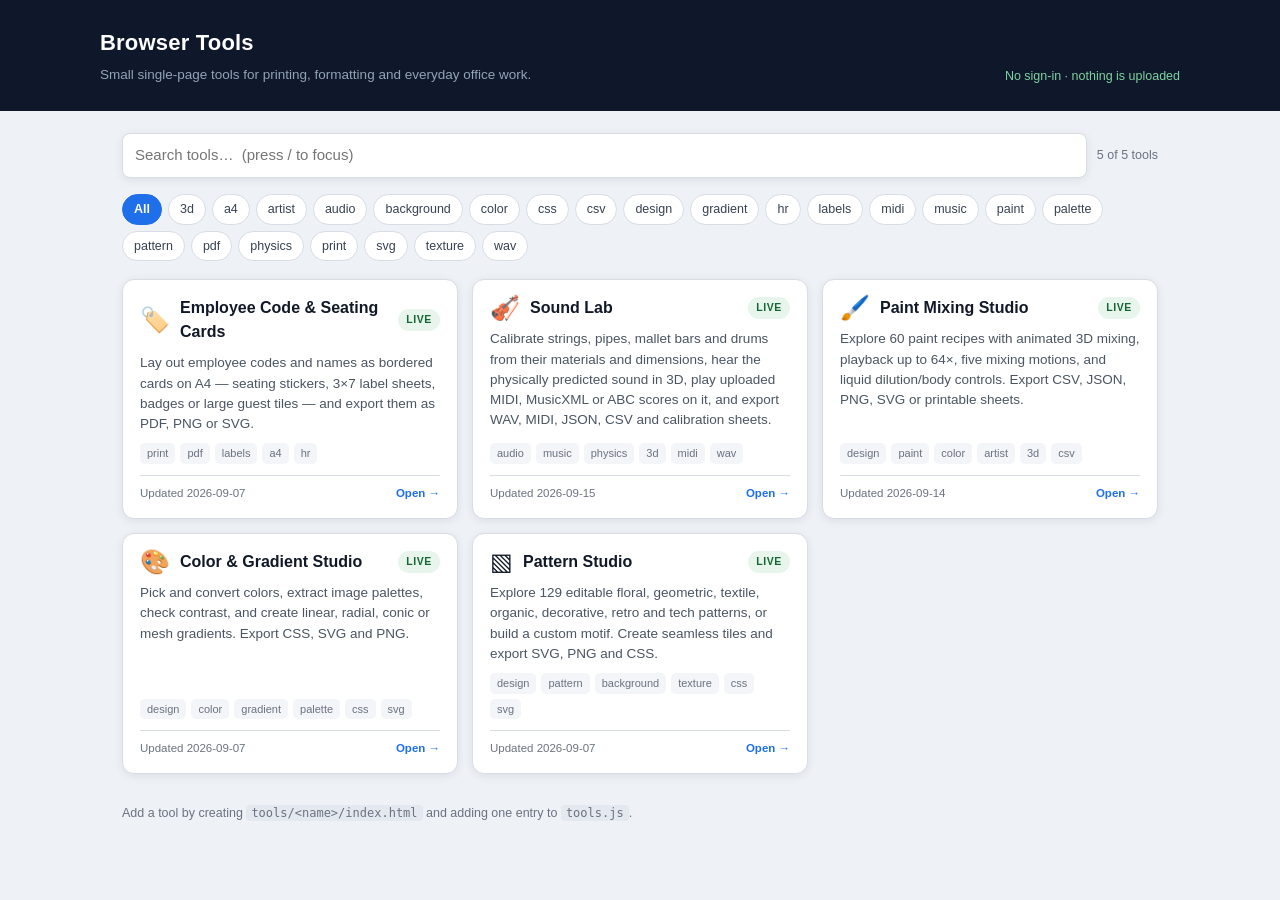
<file: index.html>
<!DOCTYPE html>
<html lang="en">
<head>
<meta charset="UTF-8" />
<meta name="viewport" content="width=device-width, initial-scale=1" />
<meta name="description" content="A small collection of single-page browser tools for printing, formatting and everyday office work. Everything runs locally in your browser.">
<meta name="color-scheme" content="light">
<meta name="theme-color" content="#0f172a">
<meta property="og:type" content="website">
<meta property="og:title" content="Browser Tools">
<meta property="og:description" content="Single-page browser tools for printing, formatting and everyday office work. Nothing is uploaded.">
<link rel="icon" href="data:image/svg+xml,%3Csvg%20xmlns='http://www.w3.org/2000/svg'%20viewBox='0%200%2032%2032'%3E%3Crect%20width='32'%20height='32'%20rx='6'%20fill='%230f172a'/%3E%3Crect%20x='7'%20y='7'%20width='7'%20height='7'%20rx='1.5'%20fill='white'/%3E%3Crect%20x='18'%20y='7'%20width='7'%20height='7'%20rx='1.5'%20fill='%236b8afd'/%3E%3Crect%20x='7'%20y='18'%20width='7'%20height='7'%20rx='1.5'%20fill='%236b8afd'/%3E%3Crect%20x='18'%20y='18'%20width='7'%20height='7'%20rx='1.5'%20fill='white'/%3E%3C/svg%3E">
<title>Browser Tools</title>
<style>
  :root{
    --bg:#eef1f6; --panel:#fff; --ink:#111827; --muted:#6b7280; --line:#d7dce5;
    --accent:#1f6feb; --shadow:0 2px 10px rgba(16,24,40,.08);
  }
  *{box-sizing:border-box}
  body{margin:0;font:15px/1.5 "Segoe UI",Roboto,Arial,sans-serif;color:var(--ink);background:var(--bg)}
  a{color:inherit;text-decoration:none}

  header{background:#0f172a;color:#fff;padding:26px 22px}
  .head-in{max-width:1080px;margin:0 auto;display:flex;align-items:flex-end;gap:16px;flex-wrap:wrap}
  header h1{margin:0;font-size:22px;font-weight:600;letter-spacing:.2px}
  header p{margin:6px 0 0;color:#93a3b8;font-size:13.5px;max-width:60ch}
  .priv{margin-left:auto;color:#7dd3a0;font-size:12.5px;white-space:nowrap}

  main{max-width:1080px;margin:0 auto;padding:22px}
  .bar{display:flex;gap:10px;align-items:center;flex-wrap:wrap;margin-bottom:16px}
  #q{flex:1;min-width:220px;padding:10px 12px;border:1px solid var(--line);border-radius:8px;
    font:inherit;background:#fff;box-shadow:var(--shadow)}
  #q:focus{outline:2px solid var(--accent);outline-offset:-1px}
  .count{font-size:12.5px;color:var(--muted);white-space:nowrap}

  .chips{display:flex;gap:6px;flex-wrap:wrap;margin-bottom:18px}
  .chip{font:inherit;font-size:12.5px;padding:5px 11px;border-radius:999px;border:1px solid var(--line);
    background:#fff;color:#374151;cursor:pointer}
  .chip:hover{border-color:#9aa5b6}
  .chip.on{background:var(--accent);border-color:var(--accent);color:#fff;font-weight:600}

  .grid{display:grid;gap:14px;grid-template-columns:repeat(auto-fill,minmax(290px,1fr))}
  .card{background:var(--panel);border:1px solid var(--line);border-radius:12px;padding:16px 17px;
    box-shadow:var(--shadow);display:flex;flex-direction:column;gap:9px;transition:transform .12s,box-shadow .12s}
  a.card:hover{transform:translateY(-2px);box-shadow:0 8px 20px rgba(16,24,40,.13);border-color:#b9c4d6}
  .card.soon{opacity:.62;cursor:default}
  .top{display:flex;align-items:center;gap:10px}
  .icon{font-size:24px;line-height:1}
  .name{font-size:16px;font-weight:600;margin:0}
  .pill{margin-left:auto;font-size:10.5px;font-weight:700;letter-spacing:.06em;text-transform:uppercase;
    padding:3px 8px;border-radius:999px}
  .pill.live{background:#e7f5ec;color:#166534}
  .pill.beta{background:#fff4e5;color:#9a3412}
  .pill.planned{background:#eef1f6;color:#6b7280}
  .desc{margin:0;font-size:13.5px;color:#4b5563;flex:1}
  .tags{display:flex;gap:5px;flex-wrap:wrap}
  .tag{font-size:11px;color:var(--muted);background:#f3f5f9;border-radius:5px;padding:2px 7px}
  .foot{display:flex;align-items:baseline;gap:8px;font-size:11.5px;color:var(--muted);
    border-top:1px solid var(--line);padding-top:9px;margin-top:2px}
  .open{margin-left:auto;color:var(--accent);font-weight:600}

  .empty{background:var(--panel);border:1px dashed var(--line);border-radius:12px;padding:44px 20px;
    text-align:center;color:var(--muted)}
  footer{max-width:1080px;margin:0 auto;padding:8px 22px 34px;color:var(--muted);font-size:12.5px}
  footer code{background:#e4e8ef;border-radius:4px;padding:1px 5px;font-size:12px}
</style>
</head>
<body>

<header>
  <div class="head-in">
    <div>
      <h1>Browser Tools</h1>
      <p>Small single-page tools for printing, formatting and everyday office work.</p>
    </div>
    <div class="priv">No sign-in &middot; nothing is uploaded</div>
  </div>
</header>

<main>
  <div class="bar">
    <input id="q" type="search" placeholder="Search tools…  (press / to focus)" autocomplete="off" spellcheck="false">
    <span class="count" id="count"></span>
  </div>
  <div class="chips" id="chips"></div>
  <div class="grid" id="grid"></div>
</main>

<footer>
  Add a tool by creating <code>tools/&lt;name&gt;/index.html</code> and adding one entry to <code>tools.js</code>.
</footer>

<script src="tools.js"></script>
<script>
(function () {
  "use strict";

  var TOOLS = (window.TOOLS || []).slice();
  var $ = function (id) { return document.getElementById(id); };
  var activeTag = '';

  function esc(s) {
    return String(s == null ? '' : s).replace(/[&<>"]/g, function (c) {
      return { '&': '&amp;', '<': '&lt;', '>': '&gt;', '"': '&quot;' }[c];
    });
  }

  // featured first, then live before planned, then newest, then by name
  var rank = { live: 0, beta: 1, planned: 2 };
  TOOLS.sort(function (a, b) {
    if (!!b.featured !== !!a.featured) return b.featured ? 1 : -1;
    var ra = rank[a.status] === undefined ? 1 : rank[a.status];
    var rb = rank[b.status] === undefined ? 1 : rank[b.status];
    if (ra !== rb) return ra - rb;
    if (a.updated !== b.updated) return (b.updated || '').localeCompare(a.updated || '');
    return a.name.localeCompare(b.name);
  });

  function allTags() {
    var seen = {}, out = [];
    TOOLS.forEach(function (t) {
      (t.tags || []).forEach(function (g) {
        if (!seen[g]) { seen[g] = 1; out.push(g); }
      });
    });
    return out.sort();
  }

  function matches(t, q) {
    if (activeTag && (t.tags || []).indexOf(activeTag) === -1) return false;
    if (!q) return true;
    var hay = [t.name, t.description, (t.tags || []).join(' ')].join(' ').toLowerCase();
    return q.toLowerCase().split(/\s+/).every(function (w) { return hay.indexOf(w) > -1; });
  }

  // A folder URL only resolves to index.html on a web server; from disk it lists the
  // directory. Repair such links so the dashboard works either way.
  function linkFor(t) {
    var h = t.href;
    if (!h) return null;
    if (location.protocol === 'file:' && /\/$/.test(h)) h += 'index.html';
    return h;
  }

  function cardHtml(t) {
    var href = linkFor(t);
    var live = t.status !== 'planned' && href;
    var tag = live ? 'a' : 'div';
    var attrs = live ? ' href="' + esc(href) + '"' : '';
    var when = t.updated ? 'Updated ' + esc(t.updated) : '';
    return '<' + tag + attrs + ' class="card' + (live ? '' : ' soon') + '" id="' + esc(t.id) + '">' +
      '<div class="top">' +
        '<span class="icon">' + esc(t.icon || '🔧') + '</span>' +
        '<h2 class="name">' + esc(t.name) + '</h2>' +
        '<span class="pill ' + esc(t.status || 'live') + '">' + esc(t.status || 'live') + '</span>' +
      '</div>' +
      '<p class="desc">' + esc(t.description) + '</p>' +
      '<div class="tags">' + (t.tags || []).map(function (g) {
        return '<span class="tag">' + esc(g) + '</span>';
      }).join('') + '</div>' +
      '<div class="foot"><span>' + when + '</span>' +
        '<span class="open">' + (live ? 'Open →' : 'In progress') + '</span></div>' +
    '</' + tag + '>';
  }

  function render() {
    var q = $('q').value.trim();
    var shown = TOOLS.filter(function (t) { return matches(t, q); });

    $('grid').innerHTML = shown.length
      ? shown.map(cardHtml).join('')
      : '<div class="empty">No tool matches “' + esc(q || activeTag) + '”.</div>';

    $('count').textContent = shown.length + ' of ' + TOOLS.length +
                             ' tool' + (TOOLS.length === 1 ? '' : 's');
  }

  function buildChips() {
    var tags = allTags();
    if (!tags.length) return;
    $('chips').innerHTML =
      '<button class="chip on" data-tag="">All</button>' +
      tags.map(function (g) {
        return '<button class="chip" data-tag="' + esc(g) + '">' + esc(g) + '</button>';
      }).join('');
    $('chips').addEventListener('click', function (e) {
      var b = e.target.closest('.chip');
      if (!b) return;
      activeTag = b.dataset.tag;
      Array.prototype.forEach.call($('chips').children, function (c) {
        c.className = 'chip' + (c === b ? ' on' : '');
      });
      render();
    });
  }

  $('q').addEventListener('input', render);
  document.addEventListener('keydown', function (e) {
    if (e.key === '/' && document.activeElement !== $('q')) { e.preventDefault(); $('q').focus(); }
    if (e.key === 'Escape' && document.activeElement === $('q')) { $('q').value = ''; render(); }
  });

  if (!TOOLS.length) {
    $('grid').innerHTML = '<div class="empty">No tools registered yet — add one to <b>tools.js</b>.</div>';
    $('count').textContent = '';
  } else {
    buildChips();
    render();
  }
})();
</script>
</body>
</html>
</file>
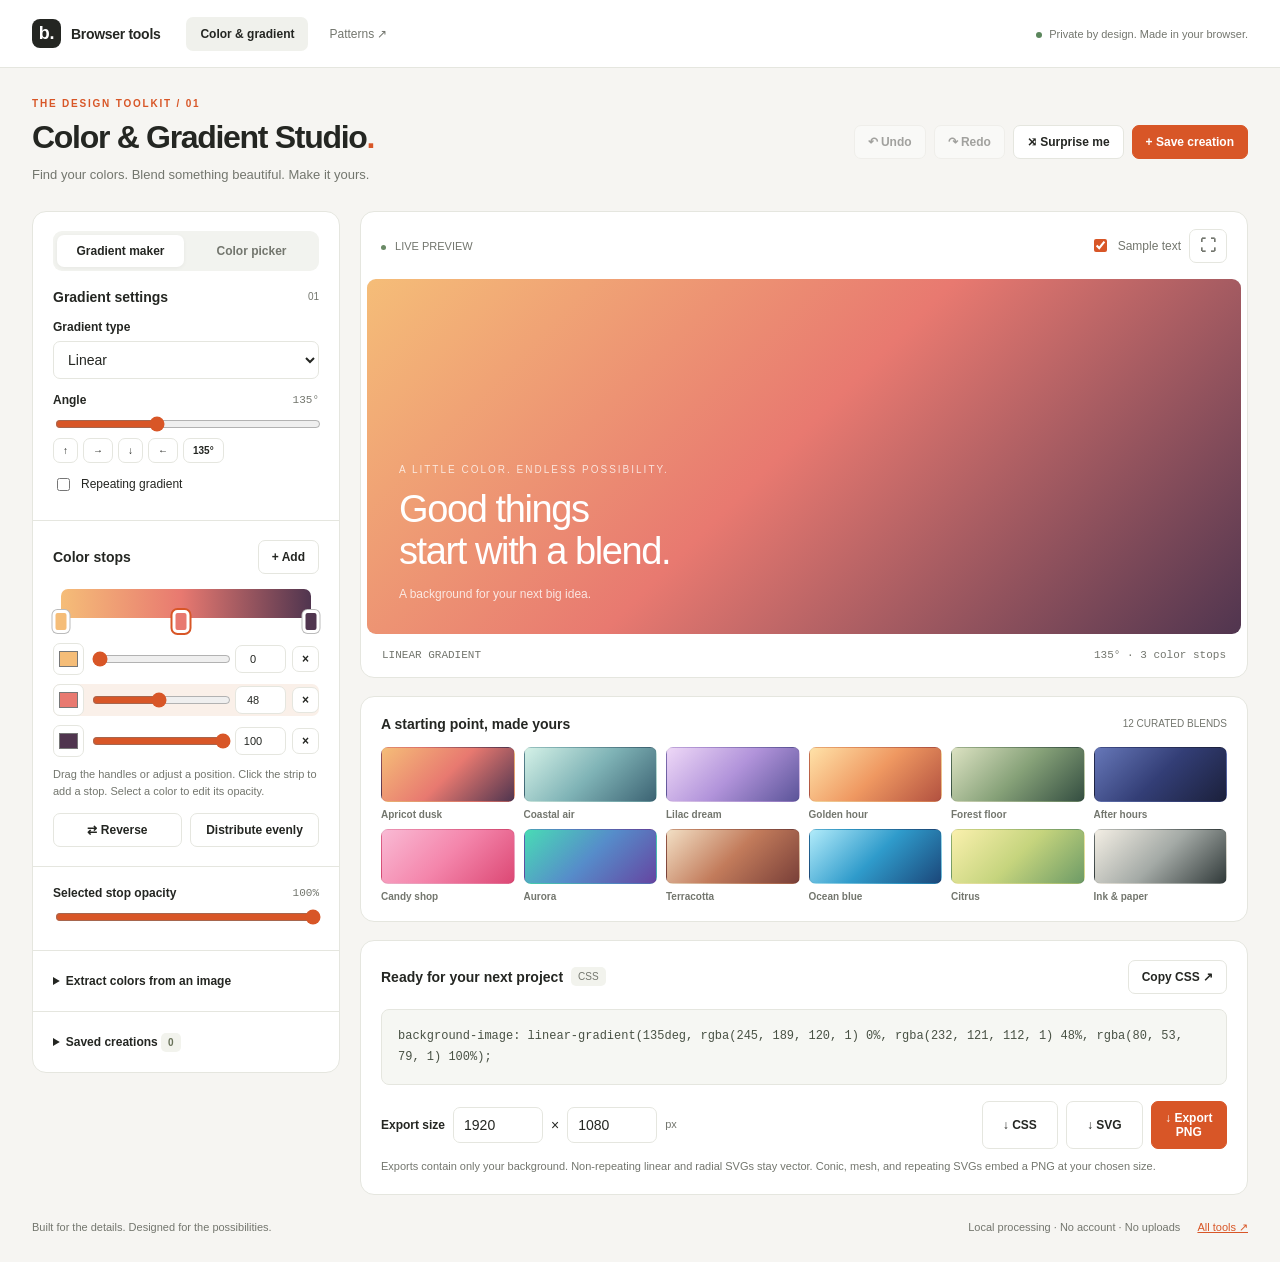
<file: tools/color-picker & gradient/index.html>
<!doctype html>
<html lang="en"><head><meta charset="utf-8"><meta name="viewport" content="width=device-width,initial-scale=1"><title>Color & Gradient Studio — Browser Tools</title><meta name="description" content="A local color picker, palette extractor, contrast checker and multi-stop gradient generator. Export CSS, SVG, PNG and reusable projects."><meta name="theme-color" content="#f6f5f2"><link rel="icon" href="data:image/svg+xml,%3Csvg xmlns='http://www.w3.org/2000/svg' viewBox='0 0 40 40'%3E%3Crect width='40' height='40' rx='10' fill='%23d85627'/%3E%3Ccircle cx='20' cy='20' r='11' fill='%23ffc897'/%3E%3C/svg%3E"><link rel="stylesheet" href="../design-studio.css">
<style>.stop-track{position:relative;height:29px;border-radius:7px;margin:15px 8px 25px;touch-action:none}.stop-handle{position:absolute;top:21px;transform:translateX(-50%);width:17px;height:23px;border:3px solid white;border-radius:5px;box-shadow:0 0 0 1px #bbb;padding:0;touch-action:none}.stop-handle.selected{box-shadow:0 0 0 2px var(--accent)}.stop-row{display:grid;grid-template-columns:31px 1fr 51px 27px;gap:6px;align-items:center;margin:9px 0}.stop-row input[type=color]{width:31px;height:32px}.stop-row input[type=number]{padding:7px 3px;text-align:center;font-size:11px}.stop-row button{padding:5px}.stop-row.selected{background:#faf0e9;border-radius:7px}.stop-row input[type=range]{height:26px}.formats{display:grid;grid-template-columns:1fr 1fr;gap:8px}.format{background:#f7f8f4;border:1px solid var(--line);border-radius:8px;padding:12px;text-align:left;overflow:hidden}.format span{display:block;font-size:9px;color:var(--muted);letter-spacing:1px;margin-bottom:6px}.format code{font-size:11px;overflow-wrap:anywhere}.spectrum{position:relative;touch-action:none;height:170px;border-radius:8px;overflow:hidden;margin-bottom:12px;cursor:crosshair}.spectrum canvas{width:100%;height:100%;display:block}.spectrum-cursor{position:absolute;width:14px;height:14px;border:2px solid white;border-radius:50%;box-shadow:0 0 1px 1px #0008;transform:translate(-50%,-50%);pointer-events:none}.contrast-demo{padding:25px;border-radius:8px;margin:10px 0;border:1px solid var(--line)}.contrast-demo strong{display:block;font-size:27px;margin-bottom:5px}.contrast-demo p{font-size:13px;margin:0}.ratings{display:flex;flex-wrap:wrap;gap:7px}.rating{font-size:10px;border-radius:5px;padding:6px 8px;background:#f5e8e6;color:#9d3732}.rating.pass{background:#eaf1e5;color:#426936}.image-canvas{max-width:100%;max-height:180px;border-radius:7px;cursor:crosshair;object-fit:contain;display:block;margin:10px auto}.color-large{min-height:300px}.palette-row{display:flex;gap:7px;flex-wrap:wrap}.palette-row button{width:31px;height:31px;border-radius:6px;padding:0;border:1px solid #0002}.mesh-note{background:#f9f3e9;padding:10px;border-radius:7px}.color-layout{display:grid;grid-template-columns:1fr 1fr;gap:18px}.palette-name{margin:8px 0;font-size:11px;color:var(--muted)}@media(max-width:1000px){.color-layout{grid-template-columns:1fr}.formats{grid-template-columns:1fr 1fr}}
</style></head><body>
<header class="topbar"><a class="brand" href="../../index.html"><span class="brandmark">b.</span> Browser tools</a><nav aria-label="Design tools"><a class="current" href="index.html" aria-current="page">Color & gradient</a><a href="../pattern-generator/index.html">Patterns ↗</a></nav><span class="local">Private by design. Made in your browser.</span></header>
<main class="shell"><div class="intro"><div><div class="eyebrow">THE DESIGN TOOLKIT / 01</div><h1>Color & Gradient Studio<span style="color:var(--accent)">.</span></h1><p>Find your colors. Blend something beautiful. Make it yours.</p></div><div class="actions"><button id="undo" title="Undo (Ctrl/⌘ Z)">↶ Undo</button><button id="redo" title="Redo (Ctrl/⌘ Shift Z)">↷ Redo</button><button id="randomize">⤨ Surprise me</button><button id="save" class="primary">+ Save creation</button></div></div>
<div class="workspace"><aside class="panel controls" aria-label="Color and gradient controls"><div class="section"><div class="segmented" role="tablist" aria-label="Studio mode"><button class="active" role="tab" aria-selected="true" aria-controls="gradientControls" id="gradientTab">Gradient maker</button><button role="tab" aria-selected="false" aria-controls="colorControls" id="colorTab">Color picker</button></div><div id="gradientControls" role="tabpanel" aria-labelledby="gradientTab"><div class="section-head"><h2>Gradient settings</h2><span>01</span></div><label for="gradientType">Gradient type</label><select id="gradientType"><option value="linear">Linear</option><option value="radial">Radial</option><option value="conic">Conic / angular</option><option value="mesh">Mesh / layered glow</option></select><div id="angleControl"><div class="range-label"><label for="angle">Angle</label><output id="angleOut">135°</output></div><input id="angle" type="range" min="0" max="360" value="135"><div class="chips" id="directions"><button data-angle="0" title="Up">↑</button><button data-angle="90" title="Right">→</button><button data-angle="180" title="Down">↓</button><button data-angle="270" title="Left">←</button><button data-angle="135">135°</button></div></div><div id="centerControls" hidden><div class="grid2"><div><label for="centerX">Center X (%)</label><input id="centerX" type="number" min="0" max="100" value="50"></div><div><label for="centerY">Center Y (%)</label><input id="centerY" type="number" min="0" max="100" value="50"></div></div><label for="radialShape" id="shapeLabel">Radial shape</label><select id="radialShape"><option value="ellipse">Ellipse</option><option value="circle">Circle</option></select></div><label class="check" id="repeatControl"><input id="repeating" type="checkbox"> Repeating gradient</label><p id="meshNote" class="help mesh-note" hidden>Soft radial layers over a solid base. Set each layer’s center below; the last color is the background.</p><div class="range-label" id="spreadControl" hidden><label for="spread">Glow spread</label><output id="spreadOut">80%</output></div><input id="spread" type="range" min="10" max="150" value="80" hidden></div>
<div id="colorControls" role="tabpanel" aria-labelledby="colorTab" hidden><div class="section-head"><h2>Pick a color</h2><button id="eyedropper" title="Pick a color from your screen">⌖ Eyedropper</button></div><div class="spectrum" id="spectrum" aria-label="Saturation and brightness canvas; equivalent sliders below"><canvas id="spectrumCanvas" width="500" height="340"></canvas><span class="spectrum-cursor" id="spectrumCursor"></span></div><div class="color-entry"><input type="color" id="picked" value="#d85627" aria-label="Choose color"><input id="pickedHex" type="text" value="#d85627" aria-label="Hex color" maxlength="9"></div><div class="range-label"><label for="hue">Hue</label><output id="hueOut"></output></div><input id="hue" type="range" min="0" max="360" step="1"><div class="range-label"><label for="saturation">Saturation</label><output id="saturationOut"></output></div><input id="saturation" type="range" min="0" max="100"><div class="range-label"><label for="brightness">Brightness</label><output id="brightnessOut"></output></div><input id="brightness" type="range" min="0" max="100"><label>RGB channels</label><div class="grid3"><input id="red" type="number" min="0" max="255" aria-label="Red"><input id="green" type="number" min="0" max="255" aria-label="Green"><input id="blue" type="number" min="0" max="255" aria-label="Blue"></div><label>HSL channels</label><div class="grid3"><input id="hslH" type="number" min="0" max="360" aria-label="HSL hue"><input id="hslS" type="number" min="0" max="100" aria-label="HSL saturation"><input id="hslL" type="number" min="0" max="100" aria-label="HSL lightness"></div><p id="eyeHelp" class="help"></p></div></div>
<div class="section" id="stopsSection"><div class="section-head"><h2 id="stopsHeading">Color stops</h2><button id="addStop">+ Add</button></div><div id="stopTrack" class="stop-track"></div><div id="stops"></div><p class="help" id="stopHelp">Drag the handles or adjust a position. Click the strip to add a stop. Select a color to edit its opacity.</p><div class="row" style="margin-top:12px"><button id="reverse" class="grow">⇄ Reverse</button><button id="distribute" class="grow">Distribute evenly</button></div></div>
<div class="section"><div class="range-label" style="margin-top:0"><label for="alpha" id="alphaLabel">Selected stop opacity</label><output id="alphaOut">100%</output></div><input id="alpha" type="range" min="0" max="100" value="100"><button id="useColor" class="wide" style="margin-top:8px" hidden>Use color in gradient →</button></div>
<div class="section"><details><summary>Extract colors from an image</summary><label for="imageInput">Choose a local image (up to 20 MB)</label><input id="imageInput" type="file" accept="image/*"><canvas id="imageCanvas" class="image-canvas" hidden aria-label="Uploaded image; click to sample a pixel"></canvas><div class="palette-row" id="imagePalette"></div><p class="help">Click the image to sample a pixel, or choose one of its dominant colors. Images stay on your device.</p></details></div>
<div class="section"><details><summary>Saved creations <span id="savedCount" class="badge">0</span></summary><div id="saved"></div><button id="exportProject" class="wide" style="margin-top:12px">Export project JSON</button><label for="importProject">Import project</label><input type="file" id="importProject" accept="application/json,.json"></details></div></aside>
<div class="stage"><section class="panel preview-panel" id="previewPanel" aria-label="Live gradient preview"><div class="preview-top"><span><i class="live-dot"></i> LIVE PREVIEW</span><div class="row"><label class="check" style="margin:0"><input id="showText" type="checkbox" checked> Sample text</label><button id="fullscreen" class="icon" title="Toggle fullscreen" aria-label="Toggle fullscreen">⛶</button></div></div><div class="preview" id="preview"><div class="preview-art" id="art"></div><div class="preview-caption" id="previewCaption"><span class="label">A little color. Endless possibility.</span><strong>Good things<br>start with a blend.</strong><p>A background for your next big idea.</p></div></div><div class="preview-meta"><span id="previewType">LINEAR GRADIENT</span><span id="previewInfo">135° · 3 color stops</span></div></section>
<section class="panel section" id="gradientPresets"><div class="section-head"><h2>A starting point, made yours</h2><span>12 CURATED BLENDS</span></div><div class="presets" id="presets"></div></section>
<div id="colorDetails" hidden><div class="color-layout"><section class="panel section"><div class="section-head"><h2>Color values</h2><span>CLICK TO COPY</span></div><div class="formats" id="formats"></div><p class="help">CMYK is an unprofiled approximation. HEX8, RGB, HSL, and OKLCH include opacity.</p></section><section class="panel section"><div class="section-head"><h2>Contrast checker</h2><span id="contrastRatio" class="badge"></span></div><label for="contrastBg">Background color</label><div class="color-entry"><input type="color" id="contrastBg" value="#ffffff"><input id="contrastBgHex" type="text" value="#ffffff" aria-label="Contrast background HEX"></div><div id="contrastDemo" class="contrast-demo"><strong>Aa — Beautifully clear.</strong><p>Small details deserve to be readable.</p></div><div id="contrastRatings" class="ratings"></div><p class="help">WCAG 2.x contrast for the selected color composited over this background. Large text: 18 pt regular or 14 pt bold.</p></section></div><section class="panel section" style="margin-top:18px"><div class="section-head"><h2>Palette & harmonies</h2><button id="copyPalette">Copy palette CSS</button></div><div class="grid2"><select id="harmony" aria-label="Color harmony"><option value="analogous">Analogous</option><option value="complementary">Complementary</option><option value="split">Split complementary</option><option value="triadic">Triadic</option><option value="tetradic">Tetradic</option><option value="monochrome">Monochromatic</option><option value="shades">Shades & tints</option></select><button id="paletteToGradient">Build gradient from palette →</button></div><div id="harmonyPalette" class="swatch-strip" style="margin-top:14px"></div><p class="help">Click a swatch to select it. Harmonies use opaque colors.</p></section></div>
<section class="panel code-panel"><div class="section-head"><div class="row"><h2>Ready for your next project</h2><span class="badge">CSS</span></div><button id="copyCSS">Copy CSS ↗</button></div><pre id="cssCode" tabindex="0" aria-label="Generated CSS"></pre><div class="row" style="justify-content:space-between;flex-wrap:wrap;margin-top:16px;gap:12px"><div class="export-size"><label for="exportW" style="margin:0">Export size</label><input type="number" id="exportW" min="16" max="4096" value="1920" aria-label="Export width">×<input type="number" id="exportH" min="16" max="4096" value="1080" aria-label="Export height"><span class="small muted">px</span></div><div class="export-row"><button id="exportCSS">↓ CSS</button><button id="exportSVG">↓ SVG</button><button id="exportPNG" class="primary">↓ Export PNG</button></div></div><p class="help">Exports contain only your background. Non-repeating linear and radial SVGs stay vector. Conic, mesh, and repeating SVGs embed a PNG at your chosen size.</p></section></div></div><footer class="footer"><span>Built for the details. Designed for the possibilities.</span><span>Local processing · No account · No uploads <a class="link" href="../../index.html" style="margin-left:14px">All tools ↗</a></span></footer></main><div id="toast" class="toast" role="status" aria-live="polite" hidden></div><script src="../studio-common.js"></script><script src="color-studio.js"></script></body></html>
</file>
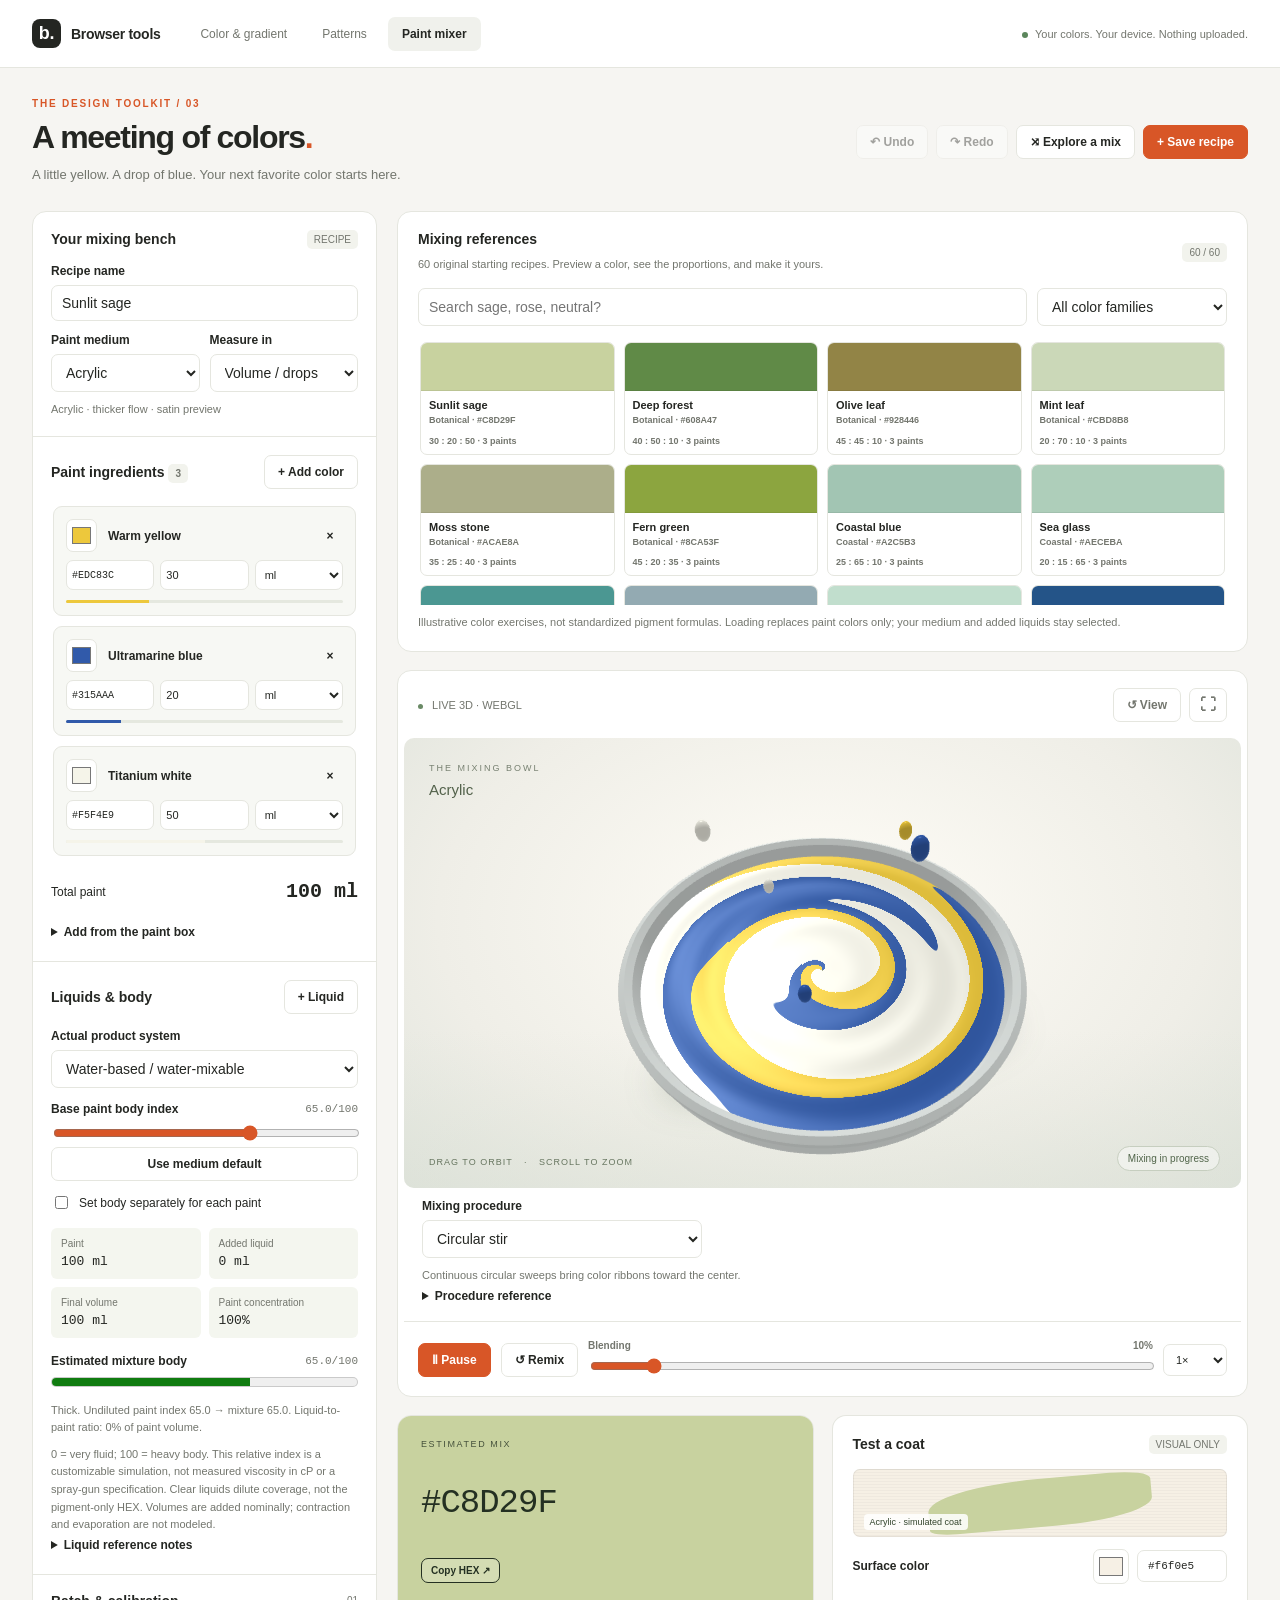
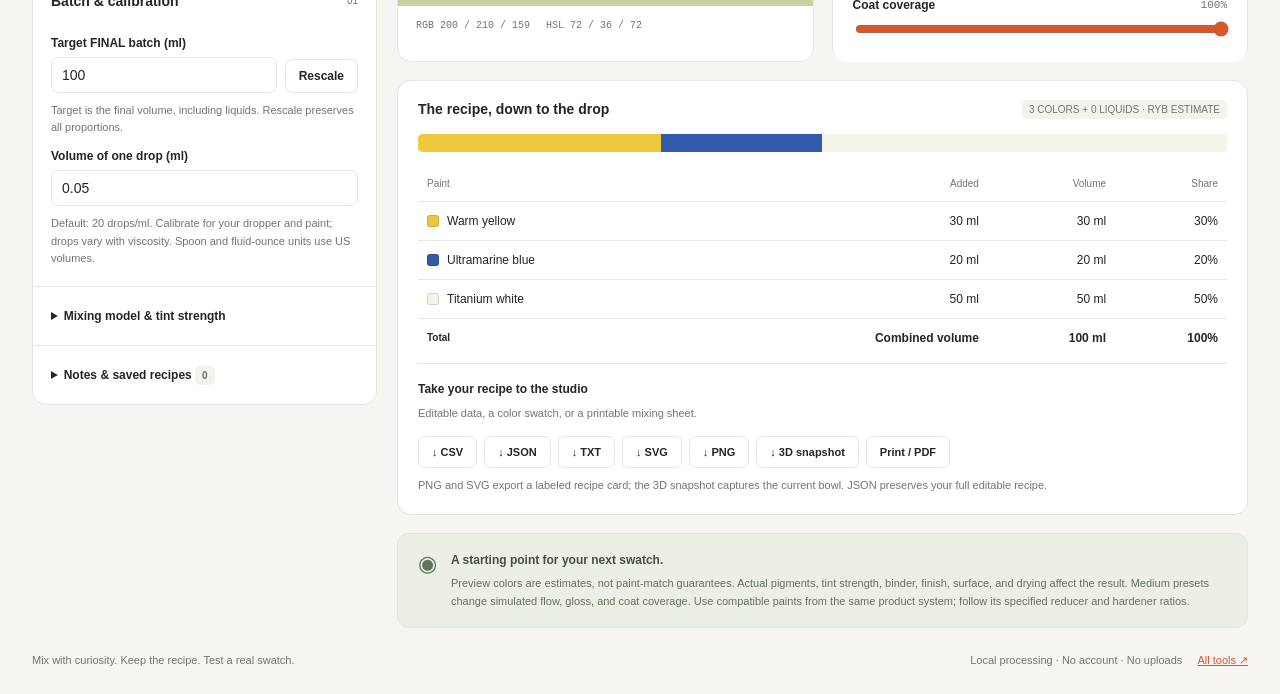
<file: tools/paint-mixer/index.html>
<!doctype html>
<html lang="en"><head><meta charset="utf-8"><meta name="viewport" content="width=device-width,initial-scale=1"><meta name="theme-color" content="#f6f5f2"><meta name="description" content="An interactive 3D paint mixing studio for artists and painters. Build multi-color recipes in drops, percentages, milliliters or liters and export CSV, JSON, SVG, PNG and printable recipe sheets."><title>Paint Mixing Studio — Browser Tools</title><link rel="icon" href="data:image/svg+xml,%3Csvg xmlns='http://www.w3.org/2000/svg' viewBox='0 0 40 40'%3E%3Crect width='40' height='40' rx='10' fill='%23d85627'/%3E%3Cpath d='M9 18h22c0 16-22 16-22 0' fill='%23ffead0'/%3E%3Cpath d='M20 6s-5 6-5 9a5 5 0 0010 0c0-3-5-9-5-9' fill='%23edc83c'/%3E%3C/svg%3E"><link rel="stylesheet" href="../design-studio.css"><link rel="stylesheet" href="paint-mixer.css"></head>
<body><header class="topbar"><a class="brand" href="../../index.html"><span class="brandmark">b.</span> Browser tools</a><nav aria-label="Design tools"><a href="../color-picker%20%26%20gradient/index.html">Color & gradient</a><a href="../pattern-generator/index.html">Patterns</a><a class="current" aria-current="page" href="index.html">Paint mixer</a></nav><span class="local">Your colors. Your device. Nothing uploaded.</span></header>
<main class="shell"><div class="intro"><div><div class="eyebrow">THE DESIGN TOOLKIT / 03</div><h1>A meeting of colors<span style="color:var(--accent)">.</span></h1><p>A little yellow. A drop of blue. Your next favorite color starts here.</p></div><div class="actions"><button id="undo" title="Undo (Ctrl/⌘ Z)">↶ Undo</button><button id="redo" title="Redo (Ctrl/⌘ Shift Z)">↷ Redo</button><button id="randomRecipe">⤨ Explore a mix</button><button class="primary" id="save">+ Save recipe</button></div></div>
<div class="workspace paint-workspace"><aside class="panel controls"><div class="section"><div class="section-head"><h2>Your mixing bench</h2><span class="badge">RECIPE</span></div><label for="recipeName">Recipe name</label><input id="recipeName" maxlength="120" value="Sunlit sage"><div class="grid2"><div><label for="medium">Paint medium</label><select id="medium"></select></div><div><label for="basis">Measure in</label><select id="basis"><option value="volume">Volume / drops</option><option value="percent">Percentage (%)</option></select></div></div><p id="mediumNote" class="help"></p></div>
<div class="section"><div class="section-head"><h2>Paint ingredients <span id="ingredientCount" class="badge">3</span></h2><button id="addColor">+ Add color</button></div><div id="ingredients" class="ingredients"></div><p id="quantityWarning" class="quantity-warning" role="status" hidden></p><button id="normalize" class="wide" hidden>Normalize quantities to 100%</button><div class="recipe-total"><span id="totalLabel">Total paint</span><strong id="totalVolume">100 ml</strong></div><details class="pigment-library"><summary>Add from the paint box</summary><p class="help">Generic color references, not measured brand pigments.</p><div id="paintBox" class="paint-box"></div></details></div>
<div class="section"><div class="section-head"><h2>Liquids & body</h2><button id="addLiquid">+ Liquid</button></div><label for="productSystem">Actual product system</label><select id="productSystem"><option value="water">Water-based / water-mixable</option><option value="solvent">Solvent-based / conventional oil</option><option value="unknown">Unknown ? verify product</option></select><div id="liquids"></div><p id="liquidWarnings" class="quantity-warning" role="status" hidden></p><div class="range-label"><label for="baseBody">Base paint body index</label><output id="baseBodyOut"></output></div><input id="baseBody" type="range" min="0" max="100" step="0.5"><button id="resetBody" class="wide">Use medium default</button><label class="check"><input id="showBody" type="checkbox"> Set body separately for each paint</label><div class="fluid-stats"><div><span>Paint</span><strong id="paintMl"></strong></div><div><span>Added liquid</span><strong id="liquidMl"></strong></div><div><span>Final volume</span><strong id="finalMl"></strong></div><div><span>Paint concentration</span><strong id="concentration"></strong></div></div><div class="range-label"><label for="viscosityMeter">Estimated mixture body</label><output id="bodyEstimate"></output></div><meter id="viscosityMeter" min="0" max="100"></meter><p class="help" id="bodyDescription"></p><p class="help">0 = very fluid; 100 = heavy body. This relative index is a customizable simulation, not measured viscosity in cP or a spray-gun specification. Clear liquids dilute coverage, not the pigment-only HEX. Volumes are added nominally; contraction and evaporation are not modeled.</p><details><summary>Liquid reference notes</summary><p class="help">Media can extend, thin, or thicken paint depending on the product. Amounts here are your recorded inputs, not recommended addition ratios. Concentrated flow aids and retarders require the manufacturer's preparation and limits.</p><p class="help"><a class="link" href="https://goldenartistcolors.com/resources/airbrush-tips-vol2" target="_blank" rel="noopener noreferrer">GOLDEN: flow versus pigment load</a> ? <a class="link" href="https://goldenartistcolors.com/resources/open-acrylic-colors" target="_blank" rel="noopener noreferrer">GOLDEN: mediums and viscosity</a></p></details></div>
<div class="section"><div class="section-head"><h2>Batch & calibration</h2><span>01</span></div><div class="row"><div class="grow"><label for="batchMl">Target batch (ml)</label><input id="batchMl" type="number" min="0.001" max="1000000000" step="any" value="100"></div><button id="scaleBatch" style="align-self:end">Rescale</button></div><p class="help" id="batchHelp">Rescale every ingredient while preserving its proportion.</p><label for="dropMl">Volume of one drop (ml)</label><input id="dropMl" type="number" min="0.001" max="1" step="0.001" value="0.05"><p class="help">Default: 20 drops/ml. Calibrate for your dropper and paint; drops vary with viscosity. Spoon and fluid-ounce units use US volumes.</p></div>
<div class="section"><details><summary>Mixing model & tint strength</summary><label for="model">Color prediction</label><select id="model"><option value="ryb">Artist RYB approximation</option><option value="rgb">RGB average (screen reference)</option></select><p class="help">RYB models a traditional artist color wheel: yellow and blue can produce green. It is not a measured spectral pigment simulation.</p><label class="check"><input id="showStrength" type="checkbox"> Edit each color’s relative tint strength</label><p class="help">1× gives equal color influence per ml. Strength changes predicted color, never physical quantities. Set it from your own swatch experiments.</p></details></div>
<div class="section"><details><summary>Notes & saved recipes <span class="badge" id="savedCount">0</span></summary><label for="notes">Brand, pigment code, surface, observations</label><textarea id="notes" maxlength="10000" rows="4" placeholder="Record pigment codes and your test-swatch notes…"></textarea><div id="saved"></div><label for="importRecipe">Import a JSON recipe</label><input id="importRecipe" type="file" accept=".json,application/json"></details></div></aside>
<div class="stage"><section class="panel section reference-library"><div class="section-head"><div><h2>Mixing references</h2><p class="help">60 original starting recipes. Preview a color, see the proportions, and make it yours.</p></div><span class="badge" id="referenceCount"></span></div><div class="reference-filters"><input type="search" id="referenceSearch" aria-label="Search mixing references" placeholder="Search sage, rose, neutral?"><select id="referenceCategory" aria-label="Reference category"><option value="All">All color families</option></select></div><div id="references" class="reference-grid"></div><p class="help">Illustrative color exercises, not standardized pigment formulas. Loading replaces paint colors only; your medium and added liquids stay selected.</p></section><section class="panel mixing-stage" id="previewPanel"><div class="preview-top"><span><i class="live-dot"></i> <span id="renderer">INITIALIZING PREVIEW</span></span><div class="row"><button id="resetCamera" title="Reset camera">↺ View</button><button id="fullscreen" class="icon" aria-label="Toggle fullscreen">⛶</button></div></div><div class="scene-wrap"><div class="scene-label"><span>THE MIXING BOWL</span><strong id="sceneMedium">Acrylic</strong></div><div class="bowl-shadow"></div><canvas id="mixCanvas" tabindex="0" aria-label="3D paint mixing bowl. Drag or use arrow keys to orbit. Scroll or use plus and minus to zoom."></canvas><div class="scene-hint">DRAG TO ORBIT <span>·</span> SCROLL TO ZOOM</div><span id="sceneStatus" class="scene-status">Mixing in progress</span></div><div class="procedure-controls"><label for="procedure">Mixing procedure</label><select id="procedure"></select><p class="help" id="procedureDescription"></p><details><summary>Procedure reference</summary><ol id="procedureSteps" class="help"></ol><p class="help">These are motion references, not validated mixing times or equipment instructions. Every procedure converges to the same estimated color. Use the method specified for your product.</p></details></div><div class="mix-transport"><button id="play" class="primary">Ⅱ Pause</button><button id="restart" title="Replay mixing">↺ Remix</button><div class="progress-control"><label for="mixProgress">Blending <output id="mixPercent">0%</output></label><input id="mixProgress" type="range" min="0" max="100" step="0.1" value="0"></div><select id="speed" aria-label="Mixing speed"><option value="0.5">0.5&times;</option><option value="1" selected>1&times;</option><option value="2">2&times;</option><option value="4">4&times;</option><option value="8">8&times;</option><option value="16">16&times;</option><option value="32">32&times;</option><option value="64">64&times;</option></select></div></section>
<div class="result-grid"><section class="panel result-panel"><div id="resultSwatch" class="result-swatch"><span>ESTIMATED MIX</span><strong id="resultHex">#A5B891</strong><button id="copyHex" title="Copy estimated HEX">Copy HEX ↗</button></div><div class="result-values"><span id="resultRgb" class="mono"></span><span id="resultHsl" class="mono"></span></div></section><section class="panel section finish-panel"><div class="section-head"><h2>Test a coat</h2><span class="badge">VISUAL ONLY</span></div><div id="coatPreview" class="coat-preview"><div id="coatPaint"></div><span id="coatLabel">On your surface</span></div><div class="row"><label for="substrate" style="margin:0" class="grow">Surface color</label><input id="substrate" type="color" value="#f6f0e5"><input id="substrateHex" class="mono" aria-label="Surface HEX" value="#f6f0e5" maxlength="7"></div><div class="range-label"><label for="coverage">Coat coverage</label><output id="coverageOut">100%</output></div><input id="coverage" type="range" min="0" max="100" value="100"></section></div>
<section class="panel section"><div class="section-head"><h2>The recipe, down to the drop</h2><span id="ratioMeta" class="badge">3 COLORS</span></div><div id="ratioBar" class="ratio-bar" aria-label="Ingredient proportions"></div><div class="table-scroll"><table><thead><tr><th>Paint</th><th>Added</th><th>Volume</th><th>Share</th></tr></thead><tbody id="recipeRows"></tbody><tfoot><tr><th>Total</th><td id="tableBasis"></td><td id="tableTotal"></td><td id="tablePercent"></td></tr></tfoot></table></div><div class="export-heading"><div><h3>Take your recipe to the studio</h3><p class="help">Editable data, a color swatch, or a printable mixing sheet.</p></div><div class="export-buttons"><button id="exportCSV">↓ CSV</button><button id="exportJSON">↓ JSON</button><button id="exportTXT">↓ TXT</button><button id="exportSVG">↓ SVG</button><button id="exportPNG">↓ PNG</button><button id="exportScene">↓ 3D snapshot</button><button id="printRecipe">Print / PDF</button></div></div><p id="exportNote" class="help">PNG and SVG export a labeled recipe card; the 3D snapshot captures the current bowl. JSON preserves your full editable recipe.</p></section>
<div class="model-note"><span>◉</span><p><strong>A starting point for your next swatch.</strong> Preview colors are estimates, not paint-match guarantees. Actual pigments, tint strength, binder, finish, surface, and drying affect the result. Medium presets change simulated flow, gloss, and coat coverage. Use compatible paints from the same product system; follow its specified reducer and hardener ratios.</p></div></div></div>
<footer class="footer"><span>Mix with curiosity. Keep the recipe. Test a real swatch.</span><span>Local processing · No account · No uploads <a class="link" href="../../index.html" style="margin-left:12px">All tools ↗</a></span></footer></main><section id="printSheet" aria-label="Printable paint recipe"></section><div id="toast" class="toast" role="status" aria-live="polite" hidden></div><script src="../studio-common.js"></script><script src="paint-model.js"></script><script src="paint-scene.js"></script><script src="paint-library.js"></script><script src="paint-mixer.js"></script></body></html>
</file>
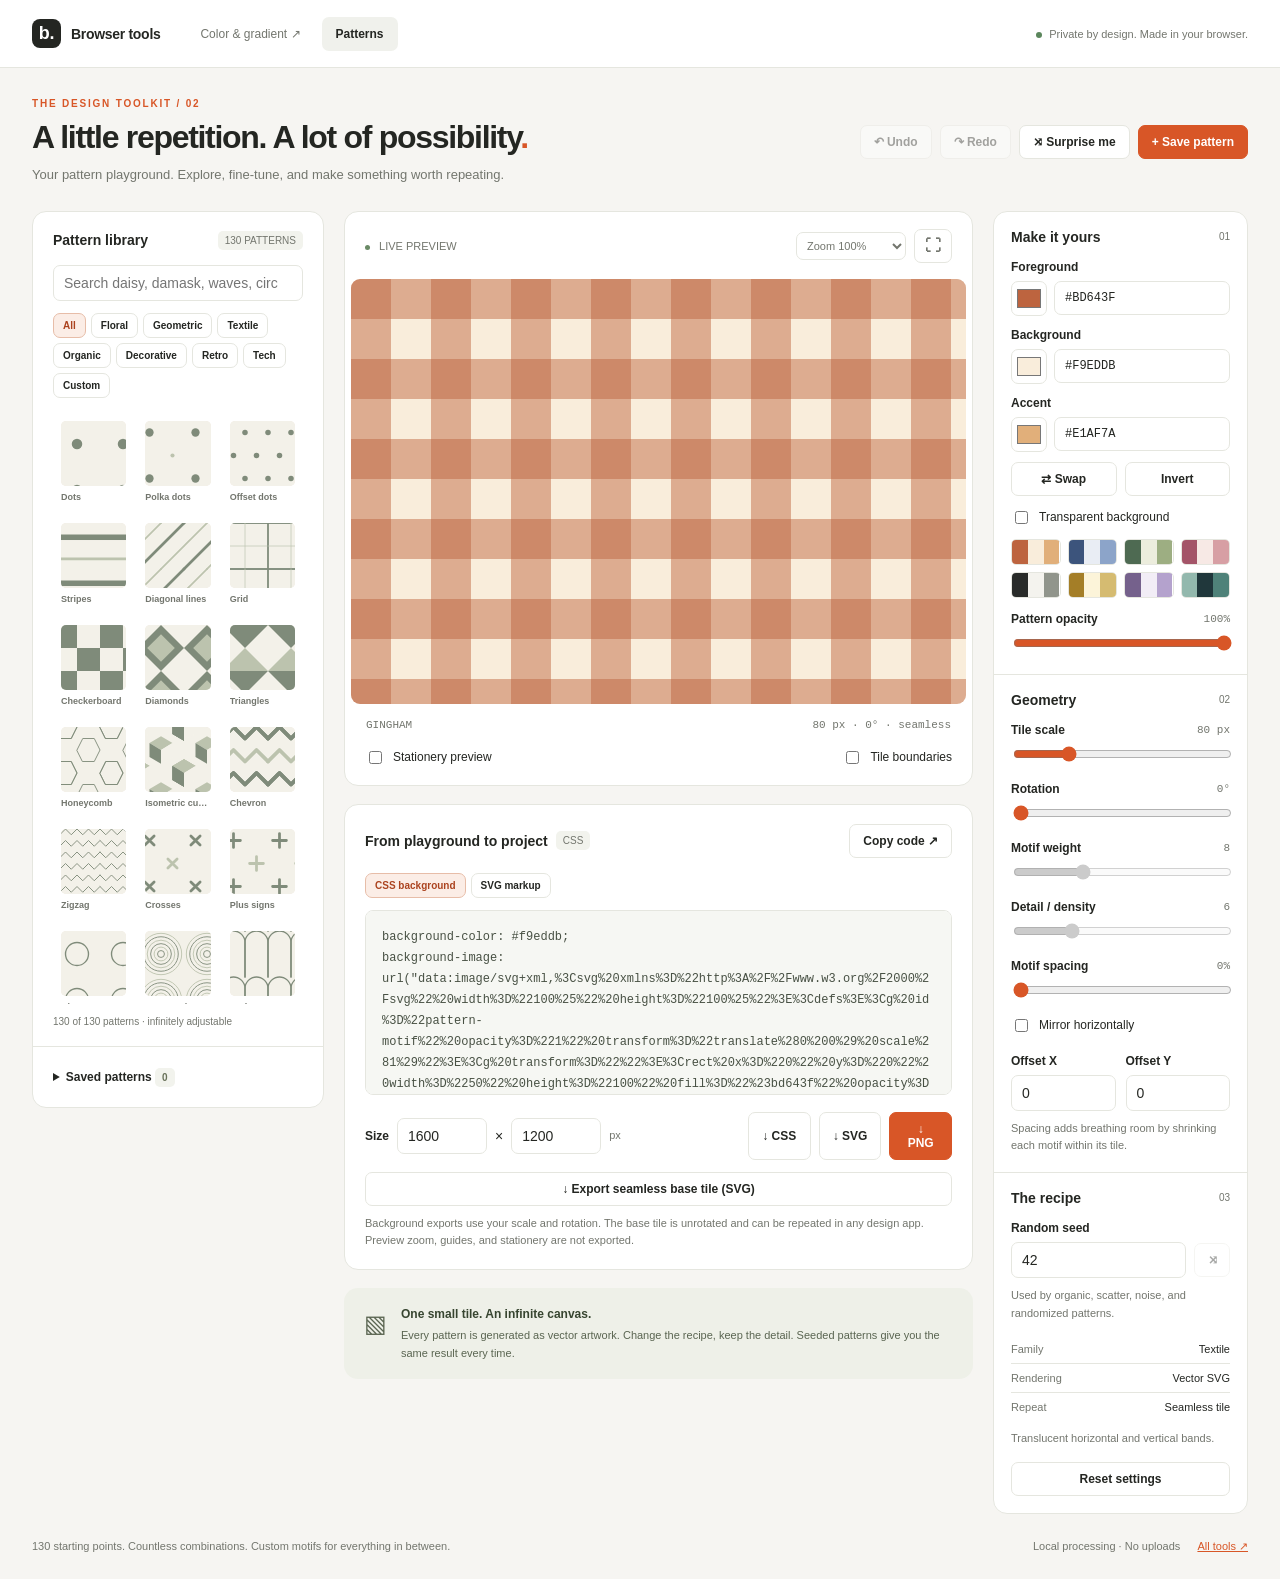
<file: tools/pattern-generator/index.html>
<!doctype html>
<html lang="en"><head><meta charset="utf-8"><meta name="viewport" content="width=device-width,initial-scale=1"><title>Pattern Studio — Browser Tools</title><meta name="description" content="Explore 129 editable floral, geometric, textile, organic, decorative, retro and tech patterns. Create seeded seamless SVG patterns, custom motifs, and export PNG, CSS or projects locally."><meta name="theme-color" content="#f6f5f2"><link rel="icon" href="data:image/svg+xml,%3Csvg xmlns='http://www.w3.org/2000/svg' viewBox='0 0 40 40'%3E%3Crect width='40' height='40' rx='10' fill='%23d85627'/%3E%3Cpath d='M8 8h10v10H8zm14 14h10v10H22zM22 8h10v10H22zM8 22h10v10H8z' fill='%23ffdfb4'/%3E%3C/svg%3E"><link rel="stylesheet" href="../design-studio.css">
<style>.workspace{grid-template-columns:292px minmax(0,1fr) 255px}.library-search{position:relative;margin-bottom:12px}.pattern-library{display:grid;grid-template-columns:repeat(3,minmax(0,1fr));gap:9px;margin-top:16px;max-height:590px;overflow:auto;padding:2px 3px 4px}.pattern-card{padding:4px;border:1px solid transparent;border-radius:8px;background:transparent;min-width:0;text-align:left}.pattern-card .thumb{display:block;height:65px;border-radius:5px;background:#f4eee5;overflow:hidden}.pattern-card .thumb svg{width:100%;height:100%}.pattern-card span:last-child{display:block;font-size:9px;color:var(--muted);margin:6px 0 2px;white-space:nowrap;text-overflow:ellipsis;overflow:hidden}.pattern-card.active{background:var(--soft);border-color:#e1aa8e}.pattern-card.active span:last-child{color:#a84927}.pattern-palette{height:26px;border:1px solid var(--line);border-radius:5px;display:flex;overflow:hidden;padding:0;width:100%}.pattern-palette i{flex:1;height:100%}.scheme-grid{display:grid;grid-template-columns:repeat(4,1fr);gap:7px;margin-top:12px}.preview{min-height:425px}.preview-art svg{width:100%;height:100%;display:block}.paper-card{position:absolute;left:50%;top:50%;transform:translate(-50%,-50%) rotate(-5deg);padding:36px 30px;background:#fffdf6;box-shadow:0 15px 40px #0003;width:230px;text-align:center;color:#3d4d39;pointer-events:none}.paper-card span{font-size:9px;letter-spacing:2px}.paper-card strong{display:block;font-family:Georgia,serif;font-weight:400;font-size:37px;line-height:1.15;margin:24px 0}.paper-card p{font-size:10px;margin:0;letter-spacing:.7px}.pattern-settings .section{padding:17px}.property{display:flex;justify-content:space-between;font-size:11px;padding:8px 0;border-bottom:1px solid var(--line)}.property:last-child{border:0}.feature-note{display:flex;gap:14px;background:#eef0e8;padding:17px 20px;border-radius:var(--radius);font-size:12px;color:#5a6551;line-height:1.6}.feature-note strong{display:block;color:#374530;font-weight:600;font-size:12px}.feature-note p{margin:3px 0 0;font-size:11px}.library-empty{grid-column:1/-1}.custom-row{display:grid;grid-template-columns:1fr 1fr;gap:8px}.zoom{width:110px}.zoom select{padding:6px;font-size:11px}.tile-view .preview-art{width:200px;height:200px;inset:50% auto auto 50%;transform:translate(-50%,-50%);box-shadow:0 0 0 1px #0003}.pattern-count{margin-top:12px;font-size:10px;color:var(--muted)}@media(min-width:1450px){.preview{min-height:470px}}@media(max-width:1200px){.workspace{grid-template-columns:245px minmax(0,1fr)}.pattern-settings{grid-column:1/-1;display:grid;grid-template-columns:1fr 1fr 1fr}.pattern-settings .section{border-bottom:0;border-right:1px solid var(--line)}.pattern-library{max-height:630px}.pattern-card .thumb{height:56px}}@media(max-width:700px){.pattern-settings{display:block}.pattern-library{grid-template-columns:repeat(4,minmax(0,1fr));max-height:245px}.pattern-card .thumb{height:55px}.preview{min-height:350px}.pattern-settings .section{border-right:0;border-bottom:1px solid var(--line)}.feature-note{padding:15px}.zoom{width:88px}}
</style></head><body><header class="topbar"><a class="brand" href="../../index.html"><span class="brandmark">b.</span> Browser tools</a><nav aria-label="Design tools"><a href="../color-picker%20%26%20gradient/index.html">Color & gradient ↗</a><a class="current" href="index.html" aria-current="page">Patterns</a></nav><span class="local">Private by design. Made in your browser.</span></header>
<main class="shell"><div class="intro"><div><div class="eyebrow">THE DESIGN TOOLKIT / 02</div><h1>A little repetition. A lot of possibility<span style="color:var(--accent)">.</span></h1><p>Your pattern playground. Explore, fine-tune, and make something worth repeating.</p></div><div class="actions"><button id="undo" title="Undo (Ctrl/⌘ Z)">↶ Undo</button><button id="redo" title="Redo (Ctrl/⌘ Shift Z)">↷ Redo</button><button id="randomize">⤨ Surprise me</button><button id="save" class="primary">+ Save pattern</button></div></div>
<div class="workspace"><aside class="panel controls" aria-label="Pattern library"><div class="section"><div class="section-head"><h2>Pattern library</h2><span class="badge" id="libraryTotal">130 PATTERNS</span></div><div class="library-search"><input type="search" id="search" placeholder="Search daisy, damask, waves, circuit…" aria-label="Search pattern library"></div><div class="chips" id="categories" aria-label="Pattern categories"></div><div class="pattern-library" id="library"></div><div class="pattern-count" id="patternCount"></div></div><div class="section"><details><summary>Saved patterns <span id="savedCount" class="badge">0</span></summary><div id="saved"></div><button class="wide" id="exportProject" style="margin-top:10px">Export project JSON</button><label for="importProject">Import project</label><input id="importProject" type="file" accept="application/json,.json"></details></div></aside>
<div class="stage"><section class="panel preview-panel" id="previewPanel" aria-label="Live pattern preview"><div class="preview-top"><span><i class="live-dot"></i> LIVE PREVIEW</span><div class="row"><div class="zoom"><select id="zoom" aria-label="Preview zoom"><option value="0.5">Zoom 50%</option><option value="1" selected>Zoom 100%</option><option value="1.5">Zoom 150%</option><option value="2">Zoom 200%</option></select></div><button class="icon" id="fullscreen" title="Toggle fullscreen" aria-label="Toggle fullscreen">⛶</button></div></div><div class="preview" id="preview"><div class="preview-art" id="art"></div><div class="paper-card" id="mockup" hidden><span>SMALL PLEASURES, EVERY DAY</span><strong>A pattern<br>of good things.</strong><p>MADE WITH A LITTLE IMAGINATION.</p></div></div><div class="preview-meta"><span id="patternName">GINGHAM</span><span id="previewInfo">80 px · 0°</span></div><div class="row" style="padding:7px 14px 12px;justify-content:space-between;flex-wrap:wrap"><label class="check" style="margin:0"><input id="showMockup" type="checkbox"> Stationery preview</label><label class="check" style="margin:0"><input id="guides" type="checkbox"> Tile boundaries</label></div></section>
<section class="panel code-panel"><div class="section-head"><div class="row"><h2>From playground to project</h2><span class="badge" id="codeLabel">CSS</span></div><button id="copyCode">Copy code ↗</button></div><div class="chips" id="codeTabs" style="margin-bottom:12px"><button data-format="css" class="active">CSS background</button><button data-format="svg">SVG markup</button></div><pre id="code" tabindex="0" aria-label="Generated pattern code"></pre><div class="row" style="margin-top:17px;gap:12px;flex-wrap:wrap;justify-content:space-between"><div class="export-size"><label for="exportW" style="margin:0">Size</label><input id="exportW" type="number" min="16" max="4096" value="1600" aria-label="Export width">×<input id="exportH" type="number" min="16" max="4096" value="1200" aria-label="Export height"><span class="muted small">px</span></div><div class="export-row"><button id="exportCSS">↓ CSS</button><button id="exportSVG">↓ SVG</button><button id="exportPNG" class="primary">↓ PNG</button></div></div><button id="exportTile" class="wide" style="margin-top:12px">↓ Export seamless base tile (SVG)</button><p class="help">Background exports use your scale and rotation. The base tile is unrotated and can be repeated in any design app. Preview zoom, guides, and stationery are not exported.</p></section><div class="feature-note"><span style="font-size:24px">▧</span><div><strong>One small tile. An infinite canvas.</strong><p>Every pattern is generated as vector artwork. Change the recipe, keep the detail. Seeded patterns give you the same result every time.</p></div></div></div>
<aside class="panel pattern-settings" aria-label="Pattern settings"><div class="section"><div class="section-head"><h2>Make it yours</h2><span>01</span></div><label for="foreground">Foreground</label><div class="color-entry"><input type="color" id="foreground" value="#bd643f"><input type="text" id="foregroundHex" value="#bd643f" aria-label="Foreground HEX"></div><label for="background">Background</label><div class="color-entry"><input type="color" id="background" value="#f9eddb"><input type="text" id="backgroundHex" value="#f9eddb" aria-label="Background HEX"></div><label for="accentColor">Accent</label><div class="color-entry"><input type="color" id="accentColor" value="#e1af7a"><input type="text" id="accentColorHex" value="#e1af7a" aria-label="Accent HEX"></div><div class="row" style="margin-top:10px"><button id="swapColors" class="grow">⇄ Swap</button><button id="invertColors" class="grow">Invert</button></div><label class="check"><input type="checkbox" id="transparent"> Transparent background</label><div class="scheme-grid" id="schemes"></div><div class="range-label"><label for="opacity">Pattern opacity</label><output id="opacityOut">100%</output></div><input type="range" id="opacity" min="0" max="100" value="100"></div>
<div class="section"><div class="section-head"><h2>Geometry</h2><span>02</span></div><div class="range-label"><label for="scale">Tile scale</label><output id="scaleOut">80 px</output></div><input type="range" id="scale" min="12" max="300" value="80"><div class="range-label"><label for="rotation">Rotation</label><output id="rotationOut">0°</output></div><input type="range" id="rotation" min="0" max="360" value="0"><div class="range-label"><label for="weight">Motif weight</label><output id="weightOut">8</output></div><input type="range" id="weight" min="1" max="24" value="8"><div class="range-label"><label for="density">Detail / density</label><output id="densityOut">6</output></div><input type="range" id="density" min="2" max="18" value="6"><div class="range-label"><label for="spacing">Motif spacing</label><output id="spacingOut">0%</output></div><input type="range" id="spacing" min="0" max="60" value="0"><label class="check"><input type="checkbox" id="mirror"> Mirror horizontally</label><div class="grid2"><div><label for="offsetX">Offset X</label><input type="number" id="offsetX" min="-300" max="300" value="0"></div><div><label for="offsetY">Offset Y</label><input type="number" id="offsetY" min="-300" max="300" value="0"></div></div><p class="help" id="geometryHelp">Spacing adds breathing room by shrinking each motif within its tile.</p><div id="customControls" hidden><label for="customShape">Custom motif</label><select id="customShape"><option value="circle">Circle</option><option value="square">Square</option><option value="diamond">Diamond</option><option value="triangle">Triangle</option><option value="star">Star</option><option value="cross">Cross</option><option value="heart">Heart</option><option value="hexagon">Hexagon</option><option value="text">Text / symbol</option></select><label for="customText" id="customTextLabel" hidden>Text or symbol (1–8 characters)</label><input type="text" id="customText" maxlength="8" value="✦" hidden><label for="customLayout">Repeat arrangement</label><select id="customLayout"><option value="grid">Grid</option><option value="brick">Half-drop / brick</option><option value="scatter">Seeded scatter</option></select></div></div>
<div class="section"><div class="section-head"><h2>The recipe</h2><span>03</span></div><label for="seed">Random seed</label><div class="row"><input type="number" id="seed" min="1" max="999999" value="42"><button id="reseed" title="New random seed" aria-label="New random seed">⤨</button></div><p class="help" id="seedHelp">Used by organic, scatter, noise, and randomized patterns.</p><div style="margin-top:13px"><div class="property"><span class="muted">Family</span><span id="family"></span></div><div class="property"><span class="muted">Rendering</span><span>Vector SVG</span></div><div class="property"><span class="muted">Repeat</span><span>Seamless tile</span></div></div><p class="help" id="patternDescription"></p><button id="reset" class="wide" style="margin-top:14px">Reset settings</button></div></aside></div><footer class="footer"><span>130 starting points. Countless combinations. Custom motifs for everything in between.</span><span>Local processing · No uploads <a class="link" href="../../index.html" style="margin-left:14px">All tools ↗</a></span></footer></main><div id="toast" class="toast" role="status" aria-live="polite" hidden></div><script src="../studio-common.js"></script><script src="patterns.js"></script></body></html>
</file>
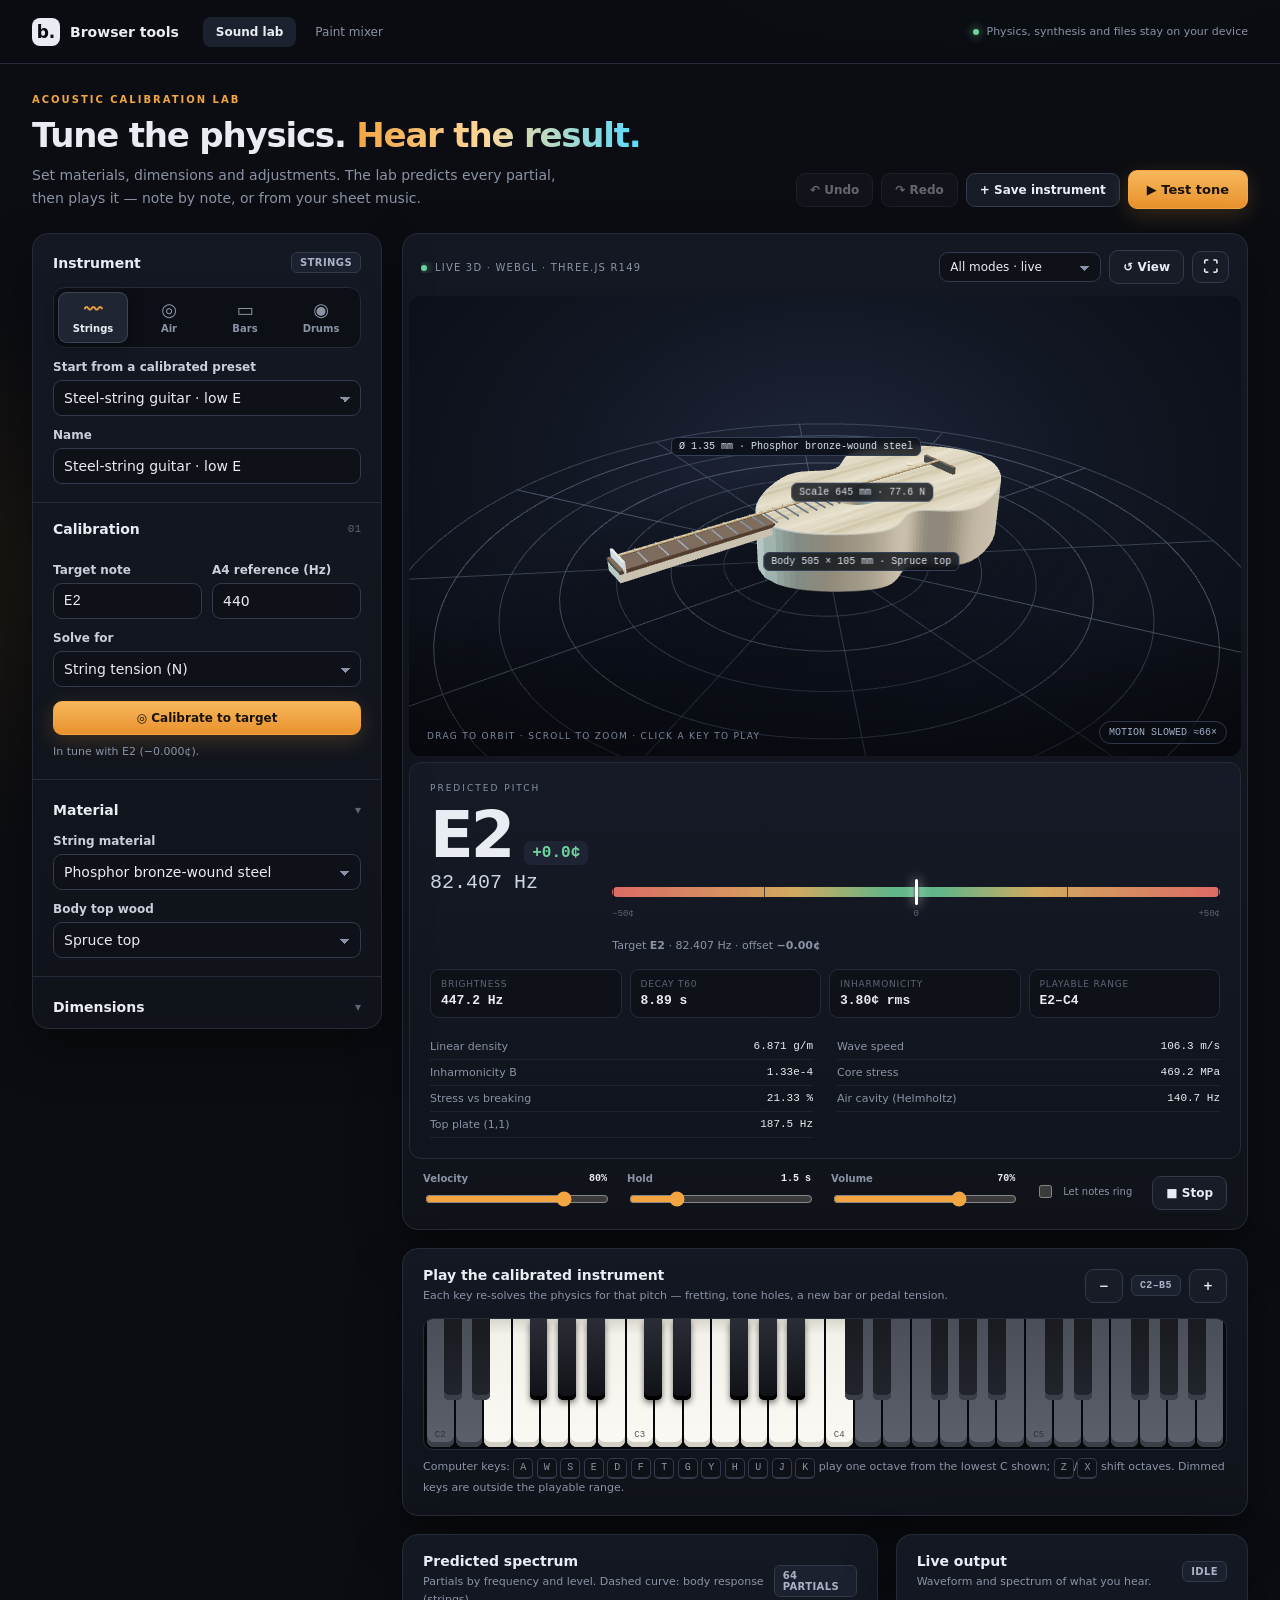
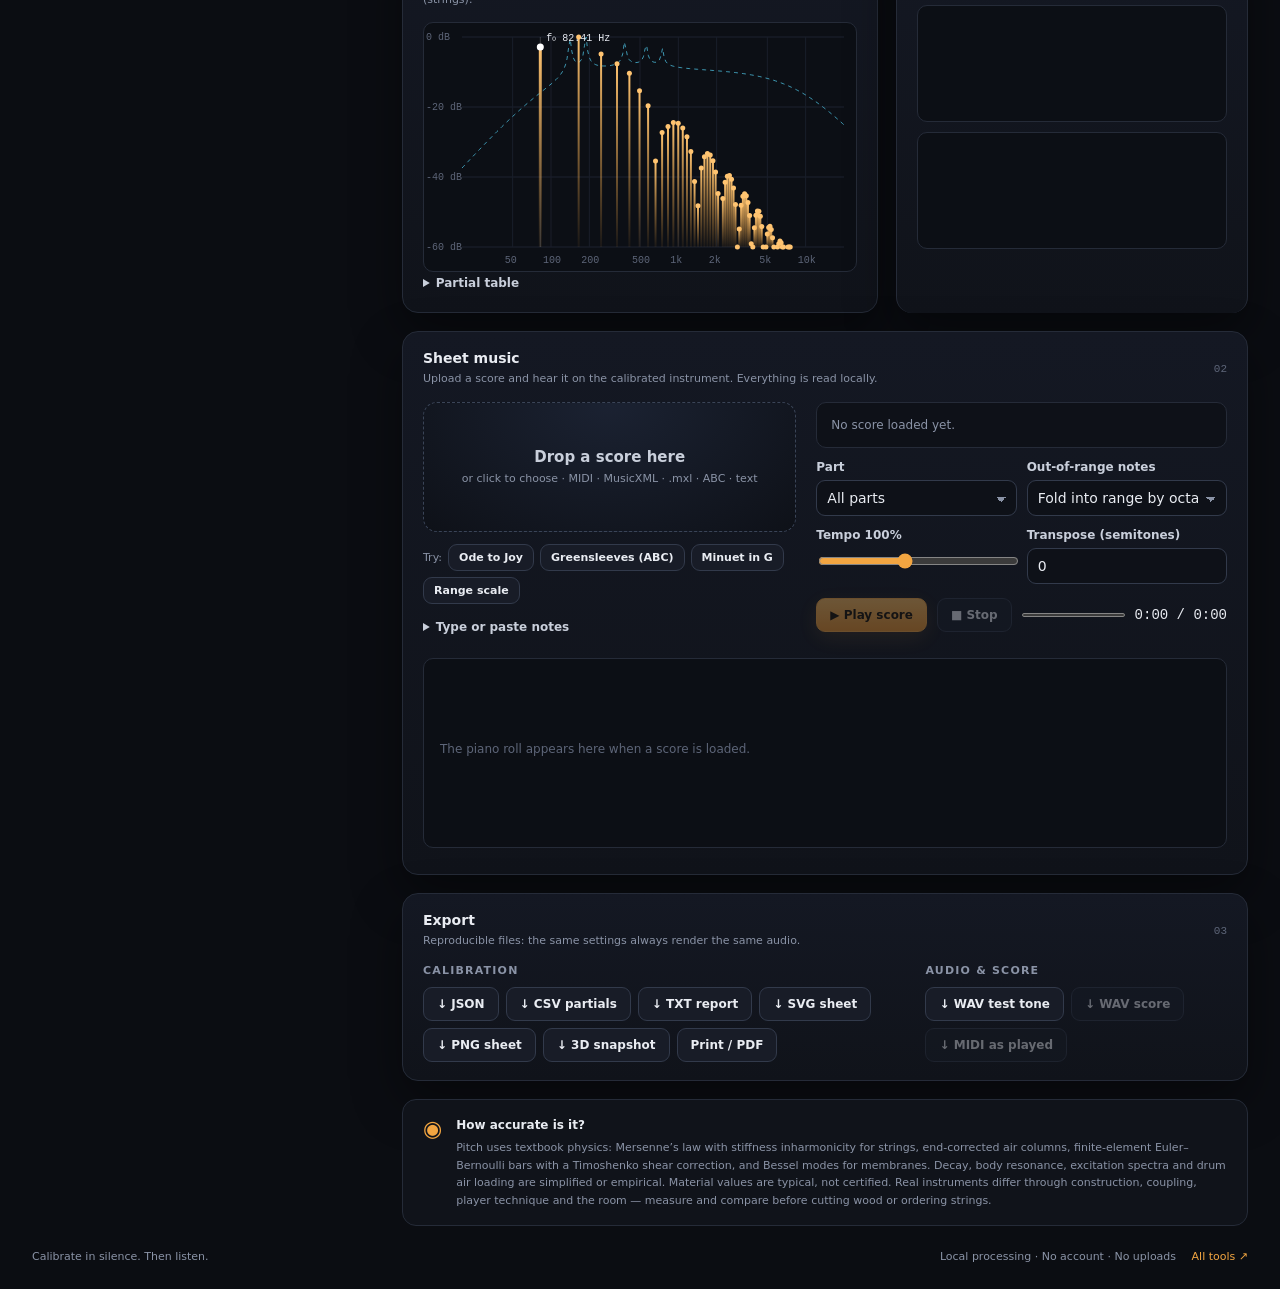
<file: tools/sound-lab/index.html>
<!doctype html>
<html lang="en"><head><meta charset="utf-8"><meta name="viewport" content="width=device-width,initial-scale=1"><meta name="theme-color" content="#0b0d12"><meta name="color-scheme" content="dark">
<meta name="description" content="Calibrate strings, air columns, bars and drums from their materials and dimensions, hear the physically predicted sound, play uploaded sheet music on the calibrated instrument and export WAV, MIDI, JSON, CSV and calibration sheets.">
<title>Sound Lab — Browser Tools</title>
<link rel="icon" href="data:image/svg+xml,%3Csvg xmlns='http://www.w3.org/2000/svg' viewBox='0 0 40 40'%3E%3Crect width='40' height='40' rx='10' fill='%230b0d12'/%3E%3Cpath d='M5 20h5l3-9 5 18 4-14 3 8 2-3h8' fill='none' stroke='%23f2a541' stroke-width='3' stroke-linecap='round' stroke-linejoin='round'/%3E%3C/svg%3E">
<link rel="stylesheet" href="sound-lab.css"></head>
<body>
<header class="topbar"><a class="brand" href="../../index.html"><span class="brandmark">b.</span> Browser tools</a><nav aria-label="Tools"><a class="current" aria-current="page" href="index.html">Sound lab</a><a href="../paint-mixer/index.html">Paint mixer</a></nav><span class="local">Physics, synthesis and files stay on your device</span></header>
<main class="shell">
  <div class="intro">
    <div><div class="eyebrow">ACOUSTIC CALIBRATION LAB</div><h1>Tune the physics. <span>Hear the result.</span></h1><p>Set materials, dimensions and adjustments. The lab predicts every partial, then plays it — note by note, or from your sheet music.</p></div>
    <div class="actions"><button id="undo" title="Undo (Ctrl/⌘ Z)">↶ Undo</button><button id="redo" title="Redo (Ctrl/⌘ Shift Z)">↷ Redo</button><button id="save">+ Save instrument</button><button id="testTone" class="primary big">▶ Test tone</button></div>
  </div>

  <div class="lab-grid">
    <aside class="panel controls" aria-label="Instrument settings">
      <section class="section">
        <div class="section-head"><h2>Instrument</h2><span class="badge" id="familyBadge">STRINGS</span></div>
        <div class="family-tabs" id="familyTabs" role="tablist" aria-label="Instrument family"></div>
        <label for="preset">Start from a calibrated preset</label><select id="preset"></select>
        <label for="instrumentName">Name</label><input id="instrumentName" maxlength="120">
      </section>
      <section class="section calibration">
        <div class="section-head"><h2>Calibration</h2><span class="step">01</span></div>
        <div class="grid2"><div><label for="targetNote">Target note</label><input id="targetNote" class="mono" maxlength="5" autocomplete="off" spellcheck="false" placeholder="A4"></div><div><label for="a4">A4 reference (Hz)</label><input id="a4" type="number" min="400" max="480" step="0.1" value="440"></div></div>
        <label for="tuneBy">Solve for</label><select id="tuneBy"></select>
        <button id="calibrate" class="primary wide">◎ Calibrate to target</button>
        <p id="calibrateStatus" class="help" role="status"></p>
        <div id="overtoneBox" class="overtone" hidden><label for="overtoneRatio">Overtone tuning (mode 2 ÷ mode 1)</label><div class="row"><select id="overtoneRatio" class="grow"><option value="4">1 : 4 — marimba, vibraphone</option><option value="3">1 : 3 — xylophone</option><option value="3.5">1 : 3.5 — experimental</option></select><button id="tuneOvertone">Undercut</button></div><p class="help">Solves the arch depth, then re-tunes the pitch. Uses the finite-element bar model.</p></div>
      </section>
      <div id="paramSections"></div>
      <section class="section"><div class="section-head"><h2>Checks</h2><span class="badge" id="warningCount">0</span></div><div id="warnings" class="warnings" role="status" aria-live="polite"></div></section>
      <section class="section"><details><summary>Notes & saved instruments <span class="badge" id="savedCount">0</span></summary>
        <label for="notes">Workshop notes</label><textarea id="notes" rows="4" maxlength="10000" placeholder="Maker, measurements taken, string brand, room temperature…"></textarea>
        <div id="saved"></div><label for="importInstrument">Import an instrument (JSON)</label><input id="importInstrument" type="file" accept=".json,application/json">
      </details></section>
    </aside>

    <div class="stage">
      <section class="panel hero" id="previewPanel">
        <div class="scene-top"><span class="renderer"><i class="live-dot"></i><span id="renderer">STARTING RENDERER</span></span><div class="row"><label class="sr-only" for="modeView">Vibration view</label><select id="modeView"><option value="">All modes · live</option></select><button id="resetView" title="Reset camera">↺ View</button><button id="fullscreen" class="icon" aria-label="Toggle fullscreen">⛶</button></div></div>
        <div class="hero-body">
          <div class="scene-wrap"><canvas id="scene" tabindex="0" aria-label="3D instrument. Drag or use arrow keys to orbit, scroll or plus and minus to zoom, double-click to reset."></canvas><div id="sceneOverlay" class="scene-overlay" aria-hidden="true"></div><div class="scene-hint">DRAG TO ORBIT · SCROLL TO ZOOM · CLICK A KEY TO PLAY</div><span id="slowMotion" class="slow-motion"></span></div>
          <aside class="readout" aria-live="polite">
            <span class="kicker">PREDICTED PITCH</span>
            <div class="note-big"><strong id="noteName">E2</strong><span id="noteCents" class="cents">+0.0¢</span></div>
            <div id="noteHz" class="hz mono">82.407 Hz</div>
            <div class="tuner" aria-label="Offset from target"><div class="tuner-scale"><i></i><i></i><i></i><i></i><i></i></div><div class="tuner-needle" id="tunerNeedle"></div><div class="tuner-labels"><span>−50¢</span><span>0</span><span>+50¢</span></div></div>
            <p id="targetLine" class="target-line"></p>
            <div class="stats"><div><span>Brightness</span><strong id="statCentroid"></strong></div><div><span>Decay T60</span><strong id="statT60"></strong></div><div><span>Inharmonicity</span><strong id="statInharm"></strong></div><div><span>Playable range</span><strong id="statRange"></strong></div></div>
            <dl id="metricList" class="metrics"></dl>
          </aside>
        </div>
        <div class="transport">
          <div class="slider"><label for="velocity">Velocity <output id="velocityOut">80%</output></label><input id="velocity" type="range" min="10" max="100" value="80"></div>
          <div class="slider"><label for="hold">Hold <output id="holdOut">1.5 s</output></label><input id="hold" type="range" min="0.1" max="6" step="0.1" value="1.5"></div>
          <div class="slider"><label for="volume">Volume <output id="volumeOut">70%</output></label><input id="volume" type="range" min="0" max="100" value="70"></div>
          <label class="check"><input id="letRing" type="checkbox"> Let notes ring</label>
          <button id="stopAll">■ Stop</button>
        </div>
      </section>

      <section class="panel section keyboard-panel">
        <div class="section-head"><div><h2>Play the calibrated instrument</h2><p class="help" id="keyInfo">Each key re-solves the physics for that pitch — fretting, tone holes, a new bar or pedal tension.</p></div><div class="row"><button id="octDown" aria-label="Octave down">−</button><span id="octaveLabel" class="badge mono">C2–B5</span><button id="octUp" aria-label="Octave up">+</button></div></div>
        <div id="keyboard" class="keyboard" role="group" aria-label="Piano keyboard"></div>
        <p class="help">Computer keys: <kbd>A</kbd> <kbd>W</kbd> <kbd>S</kbd> <kbd>E</kbd> <kbd>D</kbd> <kbd>F</kbd> <kbd>T</kbd> <kbd>G</kbd> <kbd>Y</kbd> <kbd>H</kbd> <kbd>U</kbd> <kbd>J</kbd> <kbd>K</kbd> play one octave from the lowest C shown; <kbd>Z</kbd>/<kbd>X</kbd> shift octaves. Dimmed keys are outside the playable range.</p>
      </section>

      <div class="analysis-grid">
        <section class="panel section"><div class="section-head"><div><h2>Predicted spectrum</h2><p class="help">Partials by frequency and level. Dashed curve: body response (strings).</p></div><span class="badge" id="partialCount">0 PARTIALS</span></div>
          <canvas id="spectrum" class="chart" aria-label="Predicted partial spectrum"></canvas>
          <details><summary>Partial table</summary><div class="table-scroll"><table><thead><tr><th>#</th><th>Mode</th><th>Frequency</th><th>× f₀</th><th>Cents</th><th>Level</th><th>T60</th></tr></thead><tbody id="partialRows"></tbody></table></div></details>
        </section>
        <section class="panel section"><div class="section-head"><div><h2>Live output</h2><p class="help">Waveform and spectrum of what you hear.</p></div><span class="badge" id="liveState">IDLE</span></div>
          <canvas id="scope" class="chart small-chart" aria-label="Live waveform"></canvas><canvas id="fft" class="chart small-chart" aria-label="Live spectrum"></canvas>
        </section>
      </div>

      <section class="panel section score-panel">
        <div class="section-head"><div><h2>Sheet music</h2><p class="help">Upload a score and hear it on the calibrated instrument. Everything is read locally.</p></div><span class="step">02</span></div>
        <div class="score-grid">
          <div>
            <label class="drop" id="dropZone" for="scoreFile"><strong>Drop a score here</strong><span>or click to choose · MIDI · MusicXML · .mxl · ABC · text</span><input id="scoreFile" type="file" accept=".mid,.midi,.musicxml,.xml,.mxl,.abc,.txt,.csv"></label>
            <div class="samples"><span>Try:</span><button data-sample="ode">Ode to Joy</button><button data-sample="greensleeves">Greensleeves (ABC)</button><button data-sample="bach">Minuet in G</button><button data-sample="scale">Range scale</button></div>
            <details><summary>Type or paste notes</summary><textarea id="scoreText" rows="5" spellcheck="false" placeholder="tempo 100&#10;C4 D4 E4 F4 | G4*2 G4*2 | [C4 E4 G4]*4"></textarea><p class="help">Names like C4, F#3, Bb2. <code>/2</code> halves, <code>*2</code> doubles, <code>.</code> dots, <code>R</code> rests, <code>[C4 E4 G4]</code> chords. ABC and CSV (<code>start,beats,note</code>) also work.</p><button id="applyText">Load typed notes</button></details>
          </div>
          <div class="score-side">
            <div id="scoreSummary" class="score-summary empty">No score loaded yet.</div>
            <div class="grid2"><div><label for="scorePart">Part</label><select id="scorePart"><option value="all">All parts</option></select></div><div><label for="rangePolicy">Out-of-range notes</label><select id="rangePolicy"><option value="octave">Fold into range by octaves</option><option value="skip">Skip them</option><option value="extend">Play anyway (extrapolate)</option></select></div></div>
            <div class="grid2"><div><label for="tempoScale">Tempo <output id="tempoOut">100%</output></label><input id="tempoScale" type="range" min="25" max="200" step="5" value="100"></div><div><label for="transpose">Transpose (semitones)</label><input id="transpose" type="number" min="-36" max="36" step="1" value="0"></div></div>
            <div class="score-transport"><button id="playScore" class="primary" disabled>▶ Play score</button><button id="stopScore" disabled>■ Stop</button><progress id="renderProgress" max="1" value="0"></progress><span id="scoreTime" class="mono">0:00 / 0:00</span></div>
            <div id="fitStats" class="fit-stats"></div>
          </div>
        </div>
        <canvas id="pianoRoll" class="piano-roll" aria-label="Piano roll of the loaded score"></canvas>
        <p id="scoreWarnings" class="help"></p>
      </section>

      <section class="panel section export-panel">
        <div class="section-head"><div><h2>Export</h2><p class="help">Reproducible files: the same settings always render the same audio.</p></div><span class="step">03</span></div>
        <div class="export-groups">
          <div><h3>Calibration</h3><div class="export-buttons"><button id="exportJSON">↓ JSON</button><button id="exportCSV">↓ CSV partials</button><button id="exportTXT">↓ TXT report</button><button id="exportSVG">↓ SVG sheet</button><button id="exportPNG">↓ PNG sheet</button><button id="exportScene">↓ 3D snapshot</button><button id="printSheet">Print / PDF</button></div></div>
          <div><h3>Audio & score</h3><div class="export-buttons"><button id="exportToneWAV">↓ WAV test tone</button><button id="exportScoreWAV" disabled>↓ WAV score</button><button id="exportMIDI" disabled>↓ MIDI as played</button></div></div>
        </div>
      </section>

      <div class="model-note"><span>◉</span><p><strong>How accurate is it?</strong> Pitch uses textbook physics: Mersenne’s law with stiffness inharmonicity for strings, end-corrected air columns, finite-element Euler–Bernoulli bars with a Timoshenko shear correction, and Bessel modes for membranes. Decay, body resonance, excitation spectra and drum air loading are simplified or empirical. Material values are typical, not certified. Real instruments differ through construction, coupling, player technique and the room — measure and compare before cutting wood or ordering strings.</p></div>
    </div>
  </div>
  <footer class="footer"><span>Calibrate in silence. Then listen.</span><span>Local processing · No account · No uploads <a class="link" href="../../index.html">All tools ↗</a></span></footer>
</main>
<section id="printArea" aria-label="Printable calibration sheet"></section>
<div id="toast" class="toast" role="status" aria-live="polite" hidden></div>
<script src="vendor/three.min.js"></script>
<script src="../studio-common.js"></script>
<script src="sound-model.js"></script>
<script src="sound-synth.js"></script>
<script src="score-parser.js"></script>
<script src="sound-scene.js"></script>
<script src="sound-lab.js"></script>
<script src="sound-score.js"></script>
</body></html>
</file>
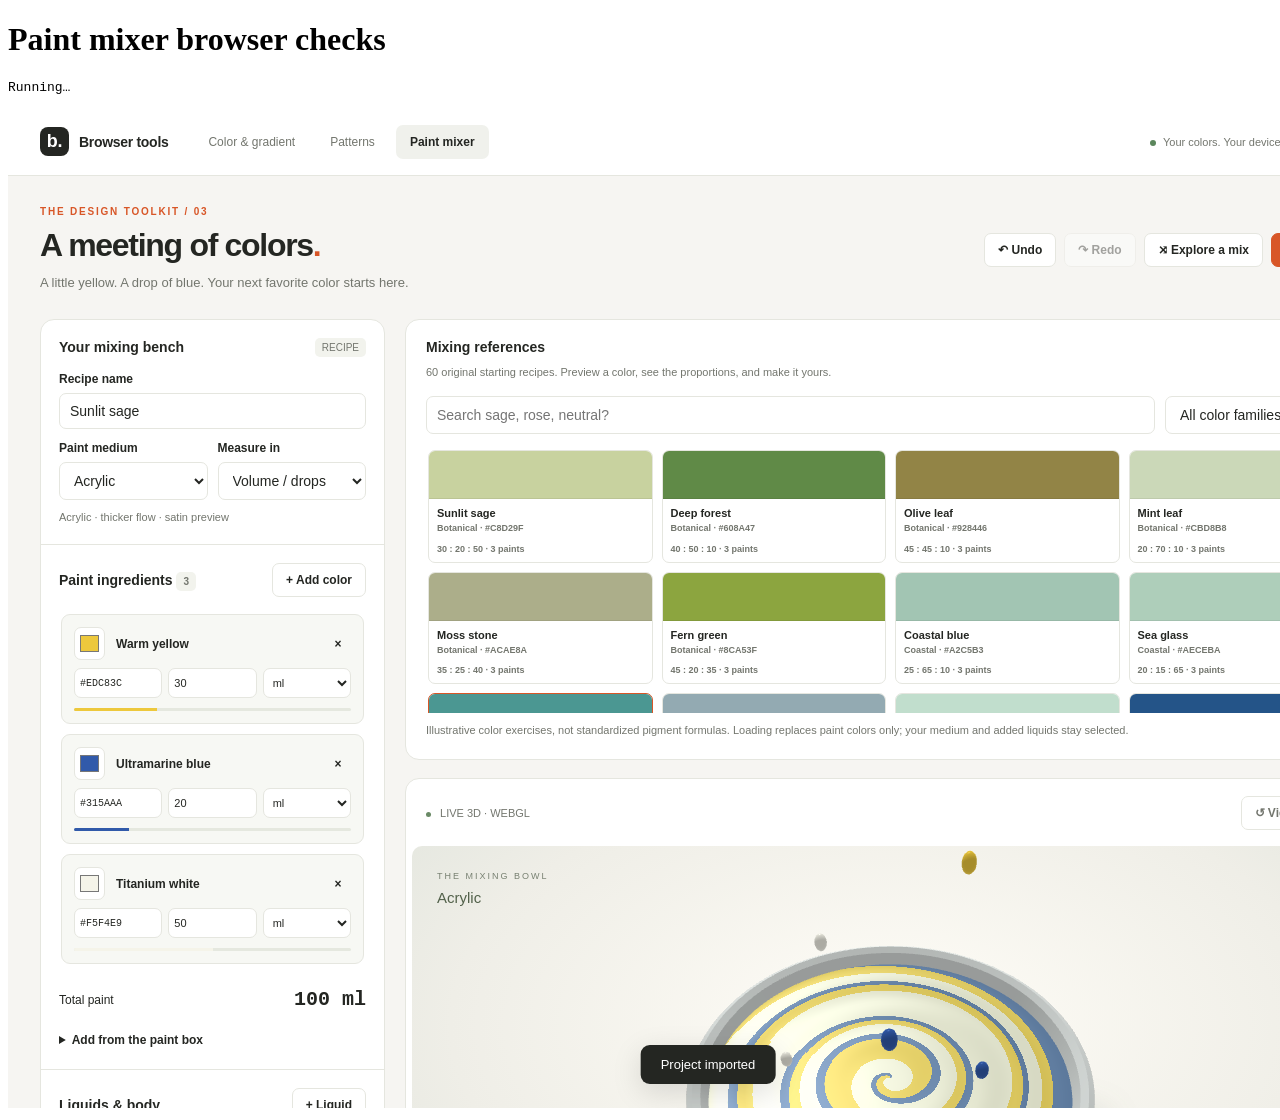
<file: tests/paint-browser.html>
<!doctype html><html lang="en"><meta charset="utf-8"><title>Paint mixer browser checks</title><body><h1>Paint mixer browser checks</h1><pre id="results">Running…</pre><iframe id="app" style="width:1400px;height:1000px;border:0"></iframe><script>
(async()=>{
  const lines=[],frame=document.getElementById('app');let w,d,saved,errors=[],downloads=[];
  const wait=ms=>new Promise(r=>setTimeout(r,ms));
  const assert=(ok,label)=>{if(!ok)throw Error(label);lines.push('PASS '+label);};
  const input=(id,value,type='change')=>{const el=d.getElementById(id);el.value=value;el.dispatchEvent(new w.Event(type,{bubbles:true}));};
  const click=id=>d.getElementById(id).click();
  async function exported(id){const n=downloads.length;click(id);for(let i=0;i<300&&downloads.length===n;i++)await wait(20);assert(downloads.length>n,id+' downloads');const a=downloads.at(-1);return {name:a.name,blob:await fetch(a.url).then(r=>r.blob())};}
  async function project(){return JSON.parse(await(await exported('exportJSON')).blob.text());}
  async function importRecipe(s){const dt=new w.DataTransfer();dt.items.add(new w.File([JSON.stringify(s)],'recipe.json',{type:'application/json'}));d.getElementById('toast').textContent='';d.getElementById('importRecipe').files=dt.files;d.getElementById('importRecipe').dispatchEvent(new w.Event('change'));for(let i=0;i<200&&!d.getElementById('toast').textContent;i++)await wait(20);return d.getElementById('toast').textContent;}
  async function image(blob){const img=new Image(),url=URL.createObjectURL(blob);await new Promise((r,j)=>{img.onload=r;img.onerror=j;img.src=url;});URL.revokeObjectURL(url);return img;}
  try{
    await new Promise(r=>{frame.onload=r;frame.src='../tools/paint-mixer/index.html';});w=frame.contentWindow;d=w.document;
    saved=w.localStorage.getItem('bt-paint-recipes');w.addEventListener('error',e=>errors.push(e.message));w.addEventListener('unhandledrejection',e=>errors.push(String(e.reason)));w.HTMLAnchorElement.prototype.click=function(){downloads.push({url:this.href,name:this.download});};
    assert(d.querySelectorAll('.ingredient').length===3,'Three initial ingredients');assert(d.getElementById('totalVolume').textContent==='100 ml','Initial 100 ml batch');assert(d.getElementById('medium').options.length===11,'Eleven paint media');
    const renderer=d.getElementById('renderer').textContent;assert(renderer.includes('WEBGL')||renderer.includes('2D PREVIEW'),'Renderer initializes: '+renderer);if(location.search.includes('webgl'))assert(renderer.includes('LIVE 3D'),'WebGL renderer is active');
    input('mixProgress',40,'input');assert(d.getElementById('mixPercent').value==='40%','Animation scrubbing');assert(d.getElementById('play').textContent.includes('Mix'),'Scrubbing pauses animation');
    click('play');assert(d.getElementById('play').textContent.includes('Pause'),'Animation resumes');click('play');
    const state=await project();assert(state.recipe.ingredients.length===3,'JSON exports complete recipe');assert(state.estimate.valid===true,'JSON declares estimate validity');
    assert(!d.querySelector('[data-field=unit] option[value="percentPaint"]'),'Liquid-relative unit is excluded from paint volume units');
    assert(d.getElementById('speed').querySelector('option[value="64"]'),'Playback up to 64x available');input('speed',64);assert(d.getElementById('speed').value==='64','64x selection works');input('speed',1);
    const advance=speed=>{const mock={frame:null,last:1000,running:true,time:0,progress:0,speed,medium:{viscosity:.65},procedure:'swirl',render(){},onProgress(){},request(){}};w.PaintScene.prototype.tick.call(mock,1016);return mock.progress;};assert(Math.abs(advance(64)/advance(1)-64)<1e-6,'64x advances mixing 64 times faster');
    assert(d.querySelectorAll('[data-reference]').length===60,'60 ready-made reference cards');assert(new Set(w.PaintLibrary.recipes.map(p=>p.id)).size===60,'Reference IDs are unique');
    for(const p of w.PaintLibrary.recipes){const r=w.PaintModel.compute({...w.PaintModel.initial(),ingredients:p.ingredients});assert(r.valid&&Math.abs(r.totalMl-100)<1e-6,p.name+' is a complete 100 ml reference');}
    input('referenceCategory','Coastal');assert(d.querySelectorAll('[data-reference]').length===6,'Family filter narrows references');input('referenceSearch','lagoon','input');assert(d.querySelectorAll('[data-reference]').length===1,'Reference search works');d.querySelector('[data-reference]').click();assert(d.getElementById('recipeName').value==='Lagoon','Reference loads ingredients');input('referenceSearch','','input');input('referenceCategory','All');await importRecipe(state);
    click('addLiquid');const li=(field,value,type='change')=>{const e=d.querySelector('[data-lfield='+field+']');e.value=value;e.dispatchEvent(new w.Event(type,{bubbles:true}));};li('amount',25,'input');li('amount',25);
    assert(d.getElementById('finalMl').textContent==='125 ml','Water increases final volume');assert(d.getElementById('concentration').textContent==='80%','Dilution shows 80% paint concentration');assert(+d.getElementById('viscosityMeter').value<65,'Water reduces estimated body');assert(d.getElementById('coatPaint').style.opacity==='0.8','Dilution reduces coat opacity');
    li('unit','percentPaint');assert(+d.querySelector('[data-lfield=amount]').value===25,'Liquid percent converts against paint volume');input('basis','percent');assert(d.getElementById('finalMl').textContent==='125 ml','Percent recipe conversion retains liquid volume');input('batchMl',200);assert(d.getElementById('finalMl').textContent==='250 ml','Paint-batch scaling also scales ratio-based liquid');input('basis','volume');input('batchMl',500);click('scaleBatch');assert(d.getElementById('finalMl').textContent==='500 ml','Rescale targets FINAL volume with additives');
    const wet=await project();assert(wet.recipe.additives.length===1&&wet.estimate.liquidMl===100,'JSON includes liquid and final quantities');assert(wet.estimate.rows.at(-1).kind==='liquid','Export differentiates liquids from pigments');assert((await(await exported('exportCSV')).blob.text()).includes('percentPaint'),'CSV exports liquid unit semantics');
    input('productSystem','solvent');assert(!d.getElementById('liquidWarnings').hidden,'Compatibility mismatch shown');await importRecipe(wet);assert(d.querySelectorAll('[data-liquid]').length===1,'Liquid recipe round-trip');click('undo');click('redo');assert(d.querySelectorAll('[data-liquid]').length===1,'Undo/redo restores liquids');
    li('type','gel');assert(+d.getElementById('viscosityMeter').value>65,'Heavy gel raises body estimate');li('body',10,'input');li('body',10);assert(+d.getElementById('viscosityMeter').value<65,'Custom liquid body changes mixture estimate');
    await importRecipe(state);const snapshots=[];for(const procedure of Object.keys(w.PaintModel.PROCEDURES)){input('procedure',procedure);input('mixProgress',40,'input');const snap=await exported('exportScene');snapshots.push(new Uint8Array(await snap.blob.arrayBuffer()));assert(d.getElementById('procedureSteps').children.length===3,procedure+' includes procedure reference');}
    assert(snapshots.every((bytes,i)=>snapshots.slice(0,i).every(other=>bytes.length!==other.length||bytes.some((b,j)=>b!==other[j]))),'All five procedures render distinct motion patterns');await importRecipe(state);
    let unit=d.querySelector('[data-field=unit]');unit.value='drops';unit.dispatchEvent(new w.Event('change',{bubbles:true}));assert(d.querySelector('[data-field=amount]').value==='600','ml converts to calibrated drops');assert(d.getElementById('totalVolume').textContent==='100 ml','Unit changes preserve volume');
    input('dropMl',.1);assert(d.getElementById('totalVolume').textContent==='130 ml','Drop calibration updates volume');
    input('basis','percent');let next=await project();assert(Math.abs(next.recipe.ingredients.reduce((a,b)=>a+b.amount,0)-100)<1e-8,'Volume-to-percent conversion totals 100');assert(next.recipe.batchMl===130,'Volume-to-percent preserves batch');
    click('addColor');assert(d.querySelectorAll('.ingredient').length===4,'Add arbitrary ingredient');assert(d.querySelectorAll('[data-field=amount]')[3].value==='0','New percent ingredient does not silently alter batch');
    const amount=d.querySelectorAll('[data-field=amount]')[3];amount.value=25;amount.dispatchEvent(new w.Event('input',{bubbles:true}));amount.dispatchEvent(new w.Event('change',{bubbles:true}));assert(!d.getElementById('quantityWarning').hidden,'Overfull percentage is explained');assert(d.getElementById('exportCSV').disabled,'Finished exports require valid percentages');
    click('normalize');assert(d.getElementById('quantityWarning').hidden,'Normalize resolves percentages');click('undo');assert(!d.getElementById('quantityWarning').hidden,'Undo restores pre-normalization');click('redo');assert(d.getElementById('quantityWarning').hidden,'Redo restores normalization');
    input('basis','volume');input('batchMl',500);click('scaleBatch');assert(d.getElementById('totalVolume').textContent==='500 ml','Rescale recipe to 500 ml');
    next=(await project()).recipe;const original=next.ingredients[0].amount;next.ingredients[0].amount=-4;assert((await importRecipe(next)).includes('Invalid'),'Invalid import rejected');assert((await project()).recipe.ingredients[0].amount===original,'Rejected import leaves recipe intact');
    await importRecipe(state);input('medium','watercolor');assert(d.getElementById('sceneMedium').textContent==='Watercolor','Medium updates scene');assert(d.getElementById('coatPaint').style.opacity==='0.5','Watercolor sets simulated coverage');input('coverage',50,'input');assert(d.getElementById('coatPaint').style.opacity==='0.25','Coverage combines with preset');
    for(const medium of ['oil','spray','airbrush','enamel','gouache','ink']){input('medium',medium);assert(d.getElementById('sceneMedium').textContent===w.PaintModel.MEDIA[medium].name,medium+' preset renders');}
    const csv=await exported('exportCSV');assert((await csv.blob.text()).includes('volume_ml'),'CSV includes converted volumes');const txt=await exported('exportTXT');assert((await txt.blob.text()).includes('tint strength'),'TXT includes tint strengths');
    const svg=await exported('exportSVG');assert(!new DOMParser().parseFromString(await svg.blob.text(),'image/svg+xml').querySelector('parsererror'),'SVG recipe card parses');const png=await exported('exportPNG');assert((await image(png.blob)).width===1100,'PNG recipe card decodes');
    input('mixProgress',55,'input');const scene=await exported('exportScene');const sceneImage=await image(scene.blob);assert(sceneImage.width>300&&sceneImage.height>200,'Mixing scene snapshot decodes');const sample=document.createElement('canvas');sample.width=sceneImage.width;sample.height=sceneImage.height;sample.getContext('2d').drawImage(sceneImage,0,0);const pixels=sample.getContext('2d').getImageData(0,0,sample.width,sample.height).data;let painted=0;for(let i=3;i<pixels.length;i+=4)if(pixels[i]>0)painted++;assert(painted>sample.width*sample.height*.05,'Scene contains visible rendered bowl pixels');
    w.print=()=>lines.push('PASS Print invoked');click('printRecipe');assert(d.querySelectorAll('#printSheet tbody tr').length===3,'Print sheet contains all ingredients');
    click('save');assert(+d.getElementById('savedCount').textContent>0,'Save recipe');
    next=structuredClone(state.recipe);next.ingredients=Array.from({length:75},(_,i)=>({...next.ingredients[i%3],name:'Paint '+i}));await importRecipe(next);assert(d.querySelectorAll('.ingredient').length===75,'Large 75-color recipe imports');assert(d.querySelectorAll('#recipeRows tr').length===75,'Large recipe table includes all colors');
    frame.style.width='390px';await wait(80);assert(d.documentElement.scrollWidth<=d.documentElement.clientWidth,'390px mobile layout fits viewport');frame.style.width='900px';await wait(80);assert(d.documentElement.scrollWidth<=d.documentElement.clientWidth,'Tablet layout fits viewport');
    next.ingredients.forEach(i=>i.amount=0);await importRecipe(next);assert(d.getElementById('resultHex').textContent==='NO PAINT','Zero recipe has explicit empty state');assert(d.getElementById('play').disabled,'Zero recipe disables mixing');
    assert(errors.length===0,'No runtime errors: '+errors.join(', '));
    document.getElementById('results').textContent=lines.join('\n')+'\nALL CHECKS PASSED ('+lines.length+')';document.title='PASS — Paint mixer';
  }catch(e){document.getElementById('results').textContent=lines.join('\n')+'\nFAIL '+e.stack+'\nRuntime errors: '+errors.join(',');document.title='FAIL — Paint mixer';}
  finally{if(w&&saved!==undefined){if(saved===null)w.localStorage.removeItem('bt-paint-recipes');else w.localStorage.setItem('bt-paint-recipes',saved);}}
})();
</script></body></html>
</file>
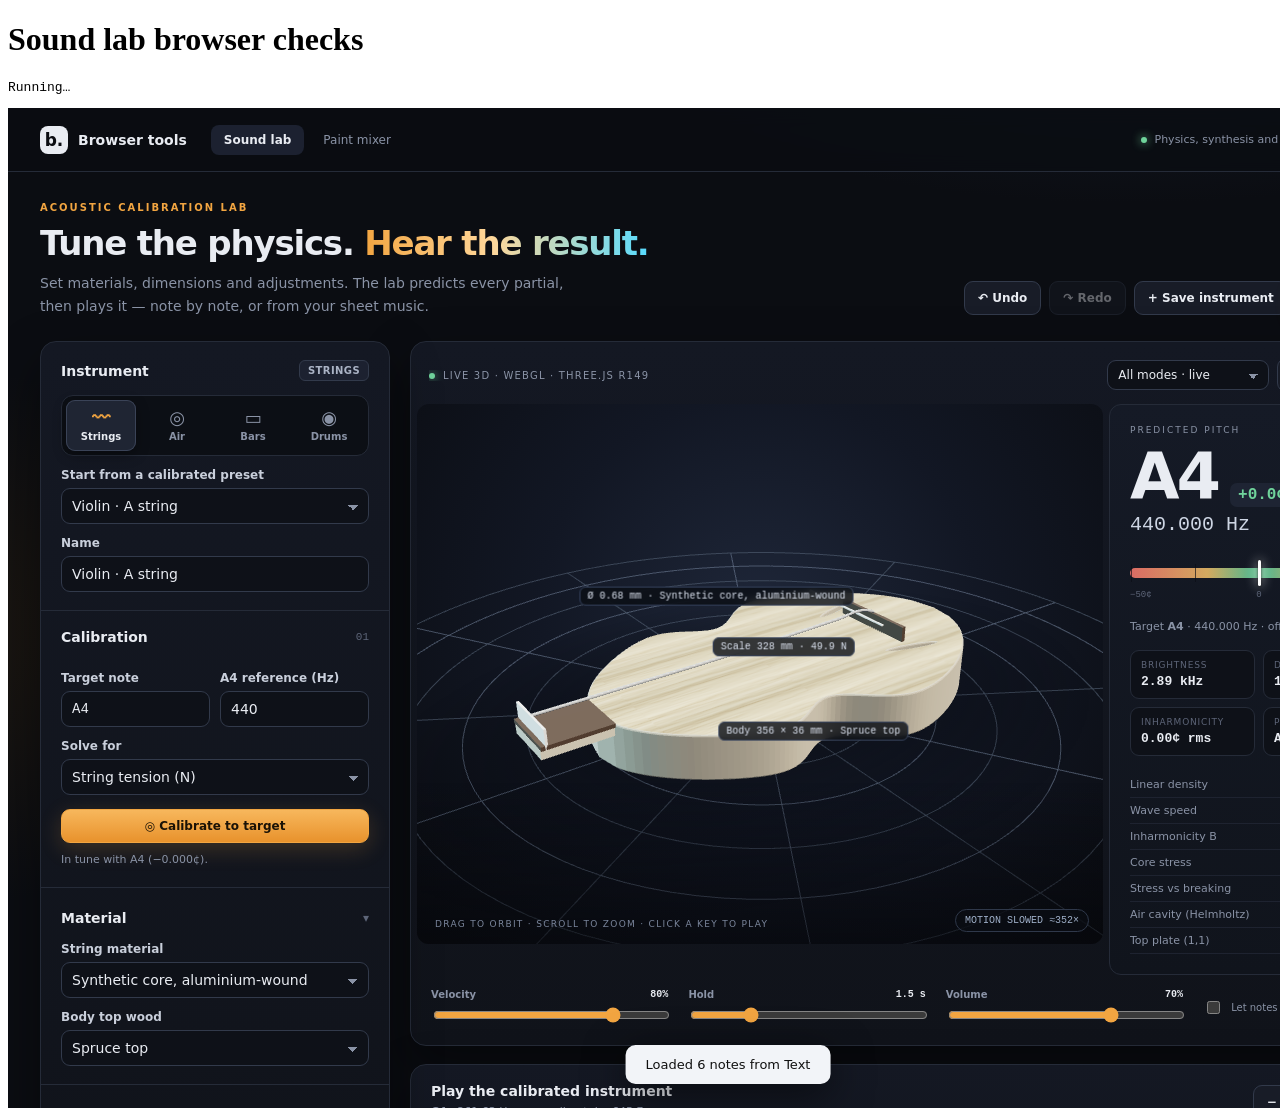
<file: tests/sound-browser.html>
<!doctype html><html lang="en"><meta charset="utf-8"><title>Sound lab browser checks</title><body><h1>Sound lab browser checks</h1><pre id="results">Running…</pre><iframe id="app" style="width:1440px;height:1000px;border:0"></iframe><script>
(async()=>{
  const lines=[],frame=document.getElementById('app');let w,d,saved={},errors=[],downloads=[];
  const KEYS=['bt-sound-instruments','bt-sound-current'];
  const wait=ms=>new Promise(r=>setTimeout(r,ms));
  const assert=(ok,label)=>{if(!ok)throw Error(label);lines.push('PASS '+label);};
  const $=id=>d.getElementById(id);
  const change=(id,value,type='change')=>{const el=$(id);if(el.type==='checkbox')el.checked=value;else el.value=value;el.dispatchEvent(new w.Event(type,{bubbles:true}));};
  async function exported(id){const n=downloads.length;$(id).click();for(let i=0;i<600&&downloads.length===n;i++)await wait(25);assert(downloads.length>n,id+' downloads');const a=downloads.at(-1);return {name:a.name,blob:await fetch(a.url).then(r=>r.blob())};}
  async function upload(inputId,name,bytes,type){const dt=new w.DataTransfer();dt.items.add(new w.File([bytes],name,{type}));$('toast').textContent='';$(inputId).files=dt.files;$(inputId).dispatchEvent(new w.Event('change'));for(let i=0;i<200&&!$('toast').textContent;i++)await wait(20);return $('toast').textContent;}
  async function zip(entries){ // minimal ZIP writer using the browser's raw deflate
    const enc=new TextEncoder(),local=[],central=[];let offset=0;
    for(const [name,text,method] of entries){
      const data=enc.encode(text),body=method?new Uint8Array(await new Response(new Blob([data]).stream().pipeThrough(new CompressionStream('deflate-raw'))).arrayBuffer()):data,n=enc.encode(name);
      const h=new Uint8Array(30+n.length),v=new DataView(h.buffer);v.setUint32(0,0x04034b50,true);v.setUint16(8,method,true);v.setUint32(18,body.length,true);v.setUint32(22,data.length,true);v.setUint16(26,n.length,true);h.set(n,30);
      const c=new Uint8Array(46+n.length),cv=new DataView(c.buffer);cv.setUint32(0,0x02014b50,true);cv.setUint16(10,method,true);cv.setUint32(20,body.length,true);cv.setUint32(24,data.length,true);cv.setUint16(28,n.length,true);cv.setUint32(42,offset,true);c.set(n,46);
      local.push(h,body);central.push(c);offset+=h.length+body.length;
    }
    const size=central.reduce((v,c)=>v+c.length,0),end=new Uint8Array(22),ev=new DataView(end.buffer);ev.setUint32(0,0x06054b50,true);ev.setUint16(10,entries.length,true);ev.setUint32(12,size,true);ev.setUint32(16,offset,true);
    return new Blob([...local,...central,end]);
  }
  const MUSICXML=`<?xml version="1.0"?><score-partwise version="4.0"><work><work-title>Two part test</work-title></work>
<part-list><score-part id="P1"><part-name>Melody</part-name></score-part><score-part id="P2"><part-name>Drums</part-name></score-part></part-list>
<part id="P1"><measure number="1"><attributes><divisions>2</divisions><transpose><chromatic>-2</chromatic></transpose></attributes><direction><sound tempo="90"/></direction>
<note><pitch><step>C</step><octave>5</octave></pitch><duration>2</duration></note>
<note><pitch><step>E</step><alter>-1</alter><octave>5</octave></pitch><duration>2</duration><tie type="start"/></note>
<note><pitch><step>E</step><alter>-1</alter><octave>5</octave></pitch><duration>4</duration><tie type="stop"/></note>
<backup><duration>8</duration></backup>
<note><pitch><step>C</step><octave>4</octave></pitch><duration>8</duration></note><note><chord/><pitch><step>G</step><octave>4</octave></pitch><duration>8</duration></note></measure>
<measure number="2"><note><rest/><duration>4</duration></note><note><grace/><pitch><step>D</step><octave>5</octave></pitch></note><note><pitch><step>D</step><octave>5</octave></pitch><duration>4</duration></note><barline><repeat direction="backward"/></barline></measure></part>
<part id="P2"><measure number="1"><attributes><divisions>1</divisions></attributes><note><unpitched><display-step>C</display-step><display-octave>5</display-octave></unpitched><duration>4</duration></note></measure></part></score-partwise>`;
  try{
    await new Promise(r=>{frame.onload=r;frame.src='../tools/sound-lab/index.html';});w=frame.contentWindow;d=w.document;
    for(const k of KEYS)saved[k]=w.localStorage.getItem(k);
    w.addEventListener('error',e=>errors.push(e.message));w.addEventListener('unhandledrejection',e=>errors.push(String(e.reason)));
    w.HTMLAnchorElement.prototype.click=function(){downloads.push({url:this.href,name:this.download});};
    w.print=()=>downloads.push({url:'data:,',name:'print'});
    await wait(300);

    const renderer=$('renderer').textContent;assert(renderer.includes('WEBGL')||renderer.includes('2D PREVIEW'),'Renderer initializes: '+renderer);
    if(location.search.includes('webgl'))assert(renderer.includes('THREE.JS'),'Three.js WebGL renderer is active');
    assert(d.querySelectorAll('[data-family]').length===4,'Four instrument families');
    assert($('preset').querySelectorAll('option').length===20,'19 presets plus custom');

    // Calibration round trip: detune, check the tuner, calibrate back.
    change('preset','acoustic-guitar');assert($('noteName').textContent==='E2','Guitar preset predicts E2');
    change('p-tension',90);assert(Math.abs(w.Lab.analysis.target.cents)>10,'Raising tension detunes');assert($('calibrateStatus').textContent.includes('Not calibrated'),'Status reports detuning');
    $('calibrate').click();assert(Math.abs(w.Lab.analysis.target.cents)<.01,'Calibrate restores target pitch');assert($('calibrateStatus').textContent.includes('Solved string tension'),'Calibration explains the solved field');
    change('targetNote','F#2');$('calibrate').click();assert($('noteName').textContent==='F♯2','Retarget to F#2');
    change('tuneBy','length');change('targetNote','G2');$('calibrate').click();assert(Math.abs(w.Lab.analysis.target.cents)<.01&&w.Lab.config.params.length<.645,'Calibrate by length shortens the string');
    $('undo').click();assert(w.Lab.config.params.length===.645||Math.abs(w.Lab.config.params.length-.645)<1e-9,'Undo restores the previous length');$('redo').click();
    change('targetNote','H2');assert($('targetNote').value!=='H2','Invalid note is rejected');

    // Material and slider changes flow into the prediction.
    const before=w.Lab.analysis.f0;change('p-material','nylon');assert(w.Lab.analysis.f0>before*1.5,'Lighter string material raises pitch at the same tension');
    const slider=d.querySelector('[data-slider="length"]');slider.value=+slider.value+60;slider.dispatchEvent(new w.Event('input',{bubbles:true}));assert(+$('p-length').value>.645,'Log slider updates the numeric field');

    // Families, bars and drums.
    change('preset','marimba');assert(!$('overtoneBox').hidden,'Overtone tuning appears for bars');
    change('p-undercut',2,'change');assert(w.Lab.analysis.metrics[0][1]<3.5,'Shallow undercut lowers overtone ratio');
    $('tuneOvertone').click();assert(Math.abs(w.Lab.analysis.metrics[0][1]-4)<.01&&Math.abs(w.Lab.analysis.target.cents)<.01,'Undercut solve restores 1:4 in tune');
    d.querySelector('[data-family="membrane"]').click();assert(w.Lab.config.family==='membrane'&&$('letRing').checked,'Drum family loads with ringing notes');
    d.querySelector('[data-family="air"]').click();assert($('p-ends'),'Air column controls render');

    // Keyboard and audio.
    change('preset','flute');const key=d.querySelector('.key:not(.out)');key.dispatchEvent(new w.PointerEvent('pointerdown',{bubbles:true,pointerId:1}));key.dispatchEvent(new w.PointerEvent('pointerup',{bubbles:true,pointerId:1}));
    assert($('keyInfo').textContent.includes('sounding tube'),'Key press reports the solved tube length');assert(w.Lab.audio.ctx,'Audio context starts on first note');
    assert(d.querySelectorAll('.key.out').length>0,'Keys outside the flute range are dimmed');
    $('testTone').click();$('stopAll').click();

    // Scores: MusicXML with parts, transposition, ties, chords, backup, grace notes and percussion.
    change('preset','violin');
    let toast=await upload('scoreFile','test.musicxml',MUSICXML,'application/xml');assert(toast.includes('Loaded'),'MusicXML loads: '+toast);
    const s=w.LabScore.score;assert(s.title==='Two part test'&&s.tempo===90,'MusicXML title and tempo');
    assert(JSON.stringify(s.notes.filter(n=>n.part==='P1').map(n=>n.midi))===JSON.stringify([58,65,70,73,72]),'Transposed pitches, chord and tie: '+s.notes.map(n=>n.midi));
    const tied=s.notes.find(n=>n.midi===73);assert(Math.abs(tied.d-2)<1e-9,'Tied note spans three beats at 90 BPM');
    assert(s.warnings.some(x=>x.includes('Repeat'))&&s.warnings.some(x=>x.includes('unpitched'))&&s.warnings.some(x=>x.includes('grace')),'MusicXML limitations are reported');
    change('scorePart','P1');assert(w.LabScore.fitted.length===5,'Part filter selects the melody');
    change('rangePolicy','skip');assert(d.getElementById('fitStats').textContent.includes('skipped'),'Violin skips notes below G3');
    change('rangePolicy','octave');assert(w.LabScore.fitted.every(n=>n.play>=55),'Octave folding lifts low notes into range');
    change('transpose',12);assert(w.LabScore.fitted[0].midi===70,'Transpose shifts written pitches');change('transpose',0);

    toast=await upload('scoreFile','test.mxl',await zip([['META-INF/container.xml','<container><rootfiles><rootfile full-path="s.musicxml"/></rootfiles></container>',8],['s.musicxml',MUSICXML,8]]),'application/vnd.recordare.musicxml');
    assert(toast.includes('Loaded')&&w.LabScore.score.title==='Two part test','Compressed .mxl loads: '+toast);
    toast=await upload('scoreFile','broken.mid',new Uint8Array([77,84,104,100,0]),'audio/midi');assert(toast.includes('Could not read'),'Corrupt MIDI shows an error');

    d.querySelector('[data-sample="greensleeves"]').click();await wait(200);assert(w.LabScore.score.format==='ABC'&&w.LabScore.score.notes.length===38,'ABC sample loads');
    $('scoreText').value='tempo 240\nG4 A4 B4 [G4 B4 D5]*2';$('applyText').click();await wait(200);assert(w.LabScore.score.notes.length===6,'Typed notes load');
    change('tempoScale',50);assert(Math.abs(w.LabScore.fitted.at(-1).t-1.5)<1e-9,'Half tempo doubles note times (beat 3 at 240 BPM: 0.75 s → 1.5 s)');change('tempoScale',100);

    $('playScore').click();for(let i=0;i<400&&$('playScore').textContent.includes('Rendering');i++)await wait(25);await wait(500);
    assert(!$('stopScore').disabled,'Score playback starts');$('stopScore').click();assert($('stopScore').disabled,'Stop ends playback');

    // Exports.
    const json=JSON.parse(await(await exported('exportJSON')).blob.text());assert(json.config.name===w.Lab.config.name&&json.prediction.partials.length>0,'JSON has settings and prediction');
    assert((await(await exported('exportCSV')).blob.text()).includes('frequency_hz'),'CSV partials export');
    assert((await(await exported('exportTXT')).blob.text()).includes('PARTIALS'),'TXT report export');
    const svg=await(await exported('exportSVG')).blob.text();assert(svg.startsWith('<svg')&&new w.DOMParser().parseFromString(svg,'image/svg+xml').getElementsByTagName('parsererror').length===0,'SVG sheet is well-formed');
    const png=await exported('exportPNG');assert(png.blob.type==='image/png'&&png.blob.size>10000,'PNG sheet export');
    const shot=await exported('exportScene');assert(shot.blob.size>2000,'3D snapshot export');
    const wav=new Uint8Array(await(await exported('exportToneWAV')).blob.arrayBuffer());assert(new TextDecoder().decode(wav.subarray(8,12))==='WAVE'&&wav.length>44100,'Test tone WAV export');
    const score=new Uint8Array(await(await exported('exportScoreWAV')).blob.arrayBuffer());assert(score.length>wav.length/2,'Score WAV export');
    const midi=new Uint8Array(await(await exported('exportMIDI')).blob.arrayBuffer());assert(w.ScoreParser.parseMidi(midi).notes.length===6,'MIDI as played re-imports');
    $('printSheet').click();assert(downloads.at(-1).name==='print'&&$('printArea').querySelector('svg table, table'),'Print sheet is prepared');

    // Saving and importing instruments.
    change('instrumentName','Workshop violin');$('save').click();assert(JSON.parse(w.localStorage.getItem('bt-sound-instruments'))[0].name==='Workshop violin','Instrument saved locally');
    change('preset','snare');toast=await upload('importInstrument','v.json',JSON.stringify(json),'application/json');assert(w.Lab.config.family==='string'&&w.Lab.config.params.material===json.config.params.material,'JSON import restores the instrument: '+toast);
    const bad={...json,config:{...json.config,params:{...json.config.params,tension:-5}}};toast=await upload('importInstrument','bad.json',JSON.stringify(bad),'application/json');assert(toast.includes('Invalid'),'Invalid JSON is rejected');

    assert(errors.length===0,'No runtime errors ('+errors.join(' | ')+')');
    document.getElementById('results').textContent=lines.join('\n')+'\nALL TESTS PASSED ('+lines.length+')';document.title='PASS — Sound lab tests';
  }catch(e){document.getElementById('results').textContent=lines.join('\n')+'\nFAIL '+e.message+'\n'+e.stack;document.title='FAIL — Sound lab tests';}
  finally{if(w)for(const k of KEYS){if(saved[k]===null||saved[k]===undefined)w.localStorage.removeItem(k);else w.localStorage.setItem(k,saved[k]);}}
})();
</script></body></html>
</file>
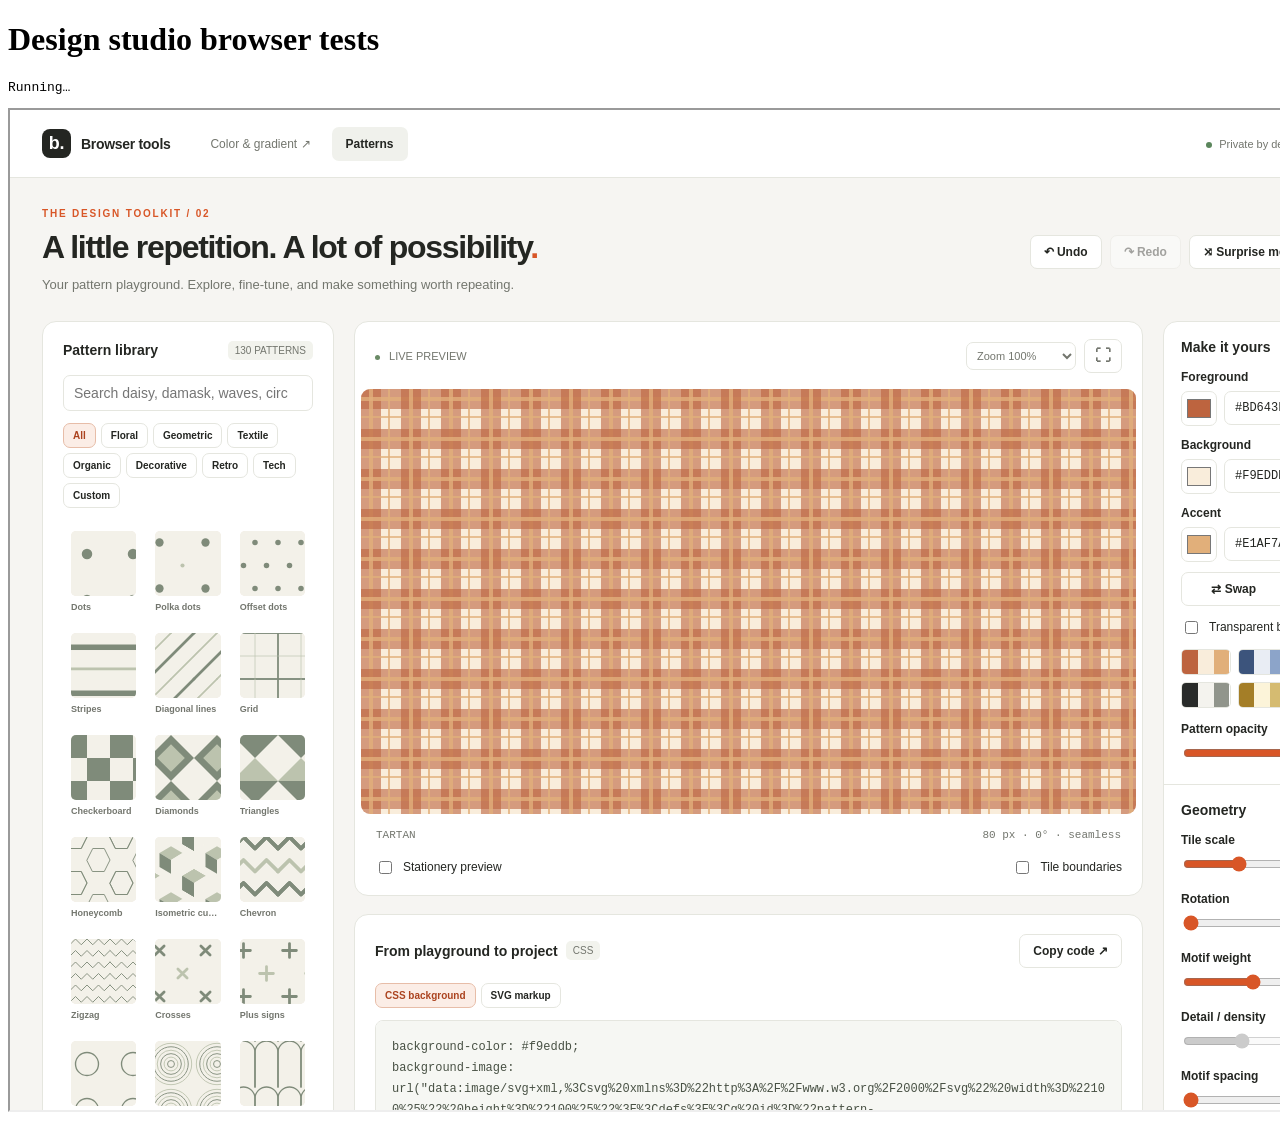
<file: tests/studio-smoke.html>
<!doctype html><html lang="en"><meta charset="utf-8"><title>Design studio browser tests</title><body><h1>Design studio browser tests</h1><pre id="results">Running…</pre><iframe id="app" style="width:1440px;height:1000px"></iframe><script>
(async()=>{
const results=[],frame=document.getElementById('app');let downloads=[],errors=[],w,d,storageBackup=null;
function restoreStorage(){if(storageBackup&&w){for(const [key,value] of Object.entries(storageBackup)){if(value===null)w.localStorage.removeItem(key);else w.localStorage.setItem(key,value);}storageBackup=null;}}
function assert(ok,label){if(!ok)throw Error(label);results.push('PASS '+label);}
const wait=ms=>new Promise(r=>setTimeout(r,ms));
async function load(path){restoreStorage();await new Promise(resolve=>{frame.onload=resolve;frame.src=path;});w=frame.contentWindow;d=w.document;storageBackup=Object.fromEntries(['bt-color-saved','bt-pattern-saved'].map(k=>[k,w.localStorage.getItem(k)]));downloads=[];errors=[];w.addEventListener('error',e=>errors.push(e.message));w.addEventListener('unhandledrejection',e=>errors.push(String(e.reason)));w.HTMLAnchorElement.prototype.click=function(){downloads.push({name:this.download,url:this.href});};}
function input(id,value,event='input'){const el=d.getElementById(id);if(el.type==='checkbox')el.checked=value;else el.value=value;el.dispatchEvent(new w.Event(event,{bubbles:true}));}
const click=id=>d.getElementById(id).click();
async function exported(id){const before=downloads.length;click(id);for(let i=0;i<300&&downloads.length===before;i++)await wait(20);assert(downloads.length>before,id+' creates a download ('+d.getElementById('toast').textContent+'; errors: '+errors.join(',')+')');const x=downloads.at(-1),blob=await fetch(x.url).then(r=>r.blob());return {name:x.name,blob,text:()=>blob.text()};}
async function pixels(blob){const url=URL.createObjectURL(blob),img=new Image();await new Promise((r,j)=>{img.onload=r;img.onerror=j;img.src=url;});const c=document.createElement('canvas');c.width=img.width;c.height=img.height;c.getContext('2d').drawImage(img,0,0);URL.revokeObjectURL(url);return c;}
async function project(){return JSON.parse(await(await exported('exportProject')).text());}
async function importState(state){const transfer=new w.DataTransfer();transfer.items.add(new w.File([JSON.stringify(state)],'test.json',{type:'application/json'}));d.getElementById('toast').textContent='';d.getElementById('importProject').files=transfer.files;d.getElementById('importProject').dispatchEvent(new w.Event('change'));for(let i=0;i<200&&!d.getElementById('toast').textContent;i++)await wait(20);assert(!!d.getElementById('toast').textContent,'Import responds: '+d.getElementById('toast').textContent);}
try{
await load('../tools/color-picker%20%26%20gradient/index.html');
assert(d.getElementById('stops').children.length===3,'Gradient initializes with three stops');
frame.style.width='390px';await wait(50);assert(d.documentElement.scrollWidth<=d.documentElement.clientWidth,'Color layout fits mobile: '+d.documentElement.scrollWidth+'/'+d.documentElement.clientWidth);frame.style.width='1440px';
assert(w.Studio.fromHsl(120,100,50)==='#00ff00','HSL converts green correctly');
assert(w.Studio.fromHsv(240,100,100)==='#0000ff','HSV converts blue correctly');
assert(w.Studio.contrast('#000000','#ffffff')===21,'Black / white contrast is 21:1');
for(const type of ['linear','radial','conic','mesh']){input('gradientType',type);assert(d.getElementById('art').style.backgroundImage.includes('gradient('),type+' renders valid CSS');input('gradientType',type,'change');}
input('gradientType','linear','change');click('addStop');assert(d.getElementById('stops').children.length===4,'Add stop');click('undo');assert(d.getElementById('stops').children.length===3,'Undo stops');click('redo');assert(d.getElementById('stops').children.length===4,'Redo stops');
click('colorTab');input('pickedHex','#000000','change');assert(d.getElementById('contrastRatio').textContent==='21.00:1','Color UI contrast updates');input('alpha',50);assert(d.getElementById('formats').textContent.includes('#00000080'),'HEX8 reflects alpha');input('alpha',50,'change');
input('pickedHex','invalid','change');assert(d.getElementById('pickedHex').value==='#000000','Invalid hex is rejected');
for(const harmony of ['analogous','complementary','split','triadic','tetradic','monochrome','shades']){input('harmony',harmony,'change');assert(d.getElementById('harmonyPalette').children.length>=2,harmony+' palette renders');}
click('paletteToGradient');assert(d.getElementById('stops').children.length===5,'Palette becomes five gradient stops');
let state=await project();state.stops=[{color:'#ff0000',pos:0,a:1,x:25,y:25},{color:'#0000ff',pos:100,a:1,x:75,y:75}];state.angle=90;state.type='linear';state.repeat=false;await importState(state);
input('exportW',64,'change');input('exportH',32,'change');const png=await exported('exportPNG'),c=await pixels(png.blob);assert(c.width===64&&c.height===32,'PNG dimensions');let p=c.getContext('2d').getImageData(0,16,64,1).data;assert(p[0]>250&&p[2]<5&&p[252]<5&&p[254]>250,'Linear PNG direction and endpoint colors: '+[...p.slice(0,4),...p.slice(252,256)].join(','));
const vector=await exported('exportSVG');assert((await vector.text()).includes('<linearGradient'),'Linear SVG remains vector');
state.type='radial';state.shape='ellipse';state.x=20;state.y=75;await importState(state);assert((await(await exported('exportSVG')).text()).includes('<radialGradient'),'Radial SVG remains vector');
for(const type of ['conic','mesh']){state.type=type;await importState(state);const image=await exported('exportPNG');assert((await pixels(image.blob)).width===64,type+' raster export decodes');}
state.type='linear';state.repeat=true;state.stops[1].pos=25;await importState(state);assert((await(await exported('exportSVG')).text()).includes('data:image/png'),'Repeating SVG embeds rendered background');
state.stops[0].color='url(https://invalid.test)';await importState(state);assert(d.getElementById('toast').textContent.includes('Invalid'),'Unsafe imported colors are rejected');
const source=document.createElement('canvas');source.width=source.height=20;const sourceCtx=source.getContext('2d');sourceCtx.fillStyle='#ff0000';sourceCtx.fillRect(0,0,10,20);sourceCtx.fillStyle='#00ff00';sourceCtx.fillRect(10,0,10,20);const imageBlob=await fetch(source.toDataURL()).then(r=>r.blob()),imageTransfer=new w.DataTransfer();imageTransfer.items.add(new w.File([imageBlob],'palette.png',{type:'image/png'}));d.getElementById('imageInput').files=imageTransfer.files;d.getElementById('imageInput').dispatchEvent(new w.Event('change'));for(let i=0;i<200&&!d.getElementById('imagePalette').children.length;i++)await wait(20);assert(d.querySelector('[data-pick="#ff0000"]')&&d.querySelector('[data-pick="#00ff00"]'),'Image palette extracts known red and green');d.querySelector('#imagePalette [data-pick="#00ff00"]').click();assert(d.getElementById('pickedHex').value==='#00ff00','Extracted color enters picker');
click('save');assert(+d.getElementById('savedCount').textContent>0,'Color creation saved');assert(errors.length===0,'No color runtime errors');
await load('../tools/pattern-generator/index.html');
assert(d.querySelectorAll('[data-pattern]').length===130,'All 130 pattern recipes registered');
{const chips=[...d.querySelectorAll('[data-category]')].map(b=>b.dataset.category);assert(chips[0]==='All','First chip is All');let reachable=0;for(const c of chips.slice(1)){d.querySelector(`[data-category="${c}"]`).click();const shown=d.querySelectorAll('[data-pattern]').length;assert(shown>0,'Category '+c+' lists patterns');reachable+=shown;}d.querySelector('[data-category="All"]').click();assert(reachable===130,'Every pattern is reachable from a category chip ('+reachable+'/130 via '+(chips.length-1)+' chips)');}
frame.style.width='390px';await wait(50);assert(d.documentElement.scrollWidth<=d.documentElement.clientWidth,'Pattern layout fits mobile: '+d.documentElement.scrollWidth+'/'+d.documentElement.clientWidth);frame.style.width='1440px';
input('exportW',64,'change');input('exportH',64,'change');
for(const b of [...d.querySelectorAll('[data-pattern]')]){b.click();const source=d.getElementById('art').innerHTML,xml=new DOMParser().parseFromString(source,'image/svg+xml');assert(!xml.querySelector('parsererror'),b.dataset.pattern+' produces valid SVG');const c=await pixels(new Blob([source.replace('width="100%" height="100%"','width="64" height="64"')],{type:'image/svg+xml'}));assert(c.width===64,b.dataset.pattern+' SVG rasterizes');}
input('search','unfindable');assert(!d.querySelector('[data-pattern]'),'Library empty search state');input('search','gingham');assert(d.querySelectorAll('[data-pattern]').length===1,'Library keyword filter');d.querySelector('[data-pattern]').click();
input('transparent',true,'change');input('rotation',45);input('rotation',45,'change');click('undo');assert(d.getElementById('rotation').value==='0','Pattern undo');click('redo');assert(d.getElementById('rotation').value==='45','Pattern redo');
let recipe=await project();recipe.pattern='terrazzo';recipe.seed=123;await importState(recipe);const first=d.getElementById('art').innerHTML;await importState(recipe);assert(first===d.getElementById('art').innerHTML,'Seeded pattern deterministic');recipe.seed=124;await importState(recipe);assert(first!==d.getElementById('art').innerHTML,'Seed changes randomized geometry');
const patternPNG=await exported('exportPNG');assert((await pixels(patternPNG.blob)).width===64,'Pattern PNG dimensions');
const tile=await exported('exportTile'),tileText=await tile.text();assert(tileText.includes('rotate(0)')&&tileText.includes('translate(0 0)'),'Base tile excludes rotation and offsets');
recipe.pattern='custom';recipe.customShape='text';recipe.customText='<svg>';await importState(recipe);assert(d.getElementById('art').innerHTML.includes('&lt;svg&gt;'),'Custom text is escaped');
const cssFile=await exported('exportCSS');assert((await cssFile.text()).includes('data:image/svg+xml,'),'CSS export is self-contained');
const uri=d.getElementById('code').textContent.match(/url\("(.*?)"\)/)[1];const bg=d.createElement('div');bg.style.cssText='width:100px;height:100px;background-image:url("'+uri+'");';d.body.append(bg);assert(w.getComputedStyle(bg).backgroundImage!=='none','Pattern CSS parses in browser');bg.remove();
click('save');assert(+d.getElementById('savedCount').textContent>0,'Pattern saved');assert(errors.length===0,'No pattern runtime errors');
await load('../index.html');assert(d.querySelectorAll('a.card').length===5,'Dashboard lists all five tools');for(const a of d.querySelectorAll('a.card'))assert((await fetch(a.href)).ok,'Dashboard route '+a.id+' resolves');
document.getElementById('results').textContent=results.join('\n')+'\nALL TESTS PASSED ('+results.length+')';document.title='PASS — Studio tests';
}catch(e){document.getElementById('results').textContent=results.join('\n')+'\nFAIL '+e.stack;document.title='FAIL — Studio tests';}finally{restoreStorage();}
})();
</script></body></html>
</file>
<file: tools/design-studio.css>
:root{--bg:#f6f5f2;--paper:#fff;--ink:#242622;--muted:#73766e;--line:#e5e6df;--accent:#d85627;--soft:#fbede6;--radius:14px;font-family:Inter,"Segoe UI",Arial,sans-serif;color:var(--ink);font-size:14px;color-scheme:light}
*{box-sizing:border-box}body{margin:0;background:var(--bg)}button,input,select,textarea{font:inherit;color:inherit}button,a,input,select,textarea{-webkit-tap-highlight-color:transparent}button{cursor:pointer}button:disabled{cursor:not-allowed;opacity:.4}a{color:inherit;text-decoration:none}button,input,select,textarea{border:1px solid var(--line);border-radius:7px;background:var(--paper)}button{padding:9px 13px;font-size:12px;font-weight:600;transition:background .15s,border-color .15s}button:hover:not(:disabled){border-color:#b4b7aa;background:#f8f8f5}button.primary{background:var(--accent);border-color:var(--accent);color:white}button.primary:hover{background:#bf4520}button.active{background:var(--soft);color:#ab431f;border-color:#e7bda8}button.icon{padding:7px 10px;font-size:16px}input,select,textarea{width:100%;padding:9px 10px;min-width:0}input[type=color]{width:36px;height:35px;padding:3px;flex-shrink:0;cursor:pointer}input[type=range]{padding:0;accent-color:var(--accent);height:22px;border:0;cursor:pointer}input[type=checkbox]{width:auto;accent-color:var(--accent)}input[type=file]{font-size:12px}textarea{resize:vertical;line-height:1.6}input:focus-visible,select:focus-visible,textarea:focus-visible,button:focus-visible,a:focus-visible,[tabindex]:focus-visible{outline:3px solid #d8562766;outline-offset:3px}input:invalid{border-color:#b43232}label{display:block;font-size:12px;font-weight:600;margin:12px 0 7px}h1,h2,h3,p{margin-top:0}h1{font-size:32px;font-weight:650;letter-spacing:-1.3px;margin-bottom:9px}h2{font-size:14px;font-weight:650;margin:0}h3{font-size:12px;font-weight:650;margin:0}p{line-height:1.6}.muted{color:var(--muted)}.small{font-size:11px;line-height:1.6}.mono{font-family:Consolas,monospace}.topbar{height:68px;border-bottom:1px solid var(--line);display:flex;align-items:center;gap:26px;padding:0 32px;background:var(--paper)}.brand{display:flex;align-items:center;gap:10px;font-weight:700;letter-spacing:-.3px}.brandmark{display:grid;place-items:center;background:var(--ink);color:white;width:29px;height:29px;border-radius:8px;font-size:18px}.topbar nav{display:flex;gap:7px;height:100%;align-items:center}.topbar nav a{padding:10px 14px;color:var(--muted);font-size:12px;border-radius:7px}.topbar nav a.current{background:#f0f1ec;color:var(--ink);font-weight:600}.local{margin-left:auto;font-size:11px;color:var(--muted);white-space:nowrap}.local:before{content:'';display:inline-block;width:6px;height:6px;border-radius:50%;background:#5b865c;margin-right:7px}.shell{max-width:1560px;padding:30px 32px 24px;margin:auto}.intro{display:flex;justify-content:space-between;gap:20px;align-items:center;margin-bottom:25px}.eyebrow{font-size:10px;font-weight:700;letter-spacing:1.8px;color:var(--accent);margin-bottom:10px}.intro p{font-size:13px;color:var(--muted);margin:0}.actions,.row{display:flex;align-items:center;gap:8px}.actions{flex-wrap:wrap}.row>*{min-width:0}.row .grow{flex:1}.grid2{display:grid;grid-template-columns:1fr 1fr;gap:10px}.grid3{display:grid;grid-template-columns:repeat(3,1fr);gap:8px}.workspace{display:grid;grid-template-columns:308px minmax(0,1fr);gap:20px;align-items:start}.panel{background:var(--paper);border:1px solid var(--line);border-radius:var(--radius);overflow:hidden}.section{padding:19px 20px;border-bottom:1px solid var(--line)}.section:last-child{border-bottom:0}.section-head{display:flex;align-items:center;justify-content:space-between;gap:8px;margin-bottom:15px}.section-head span{font-size:10px;color:var(--muted)}.segmented{display:flex;gap:4px;padding:4px;background:#f2f3ef;border-radius:9px;margin-bottom:18px}.segmented button{flex:1;border:0;background:transparent;padding:9px 6px;color:var(--muted)}.segmented button.active{background:white;color:var(--ink);box-shadow:0 1px 4px #0000000d}.range-label{display:flex;justify-content:space-between;align-items:center;margin:14px 0 4px}.range-label label{margin:0}.range-label output{font:11px Consolas,monospace;color:var(--muted)}.check{display:flex;align-items:center;gap:8px;font-weight:400}.check label{margin:0}.stage{display:grid;gap:18px;min-width:0}.preview-panel{padding:6px;background:var(--paper)}.preview-top{display:flex;justify-content:space-between;align-items:center;gap:8px;padding:11px 14px 16px;font-size:11px;color:var(--muted)}.live-dot{display:inline-block;background:#6a8a66;width:5px;height:5px;border-radius:50%;margin-right:6px}.preview{position:relative;min-height:355px;overflow:hidden;border-radius:9px;isolation:isolate;background-color:#f7f7f7;background-image:linear-gradient(45deg,#ddd 25%,transparent 25%),linear-gradient(-45deg,#ddd 25%,transparent 25%),linear-gradient(45deg,transparent 75%,#ddd 75%),linear-gradient(-45deg,transparent 75%,#ddd 75%);background-size:16px 16px;background-position:0 0,0 8px,8px -8px,-8px 0}.preview-art{position:absolute;inset:0}.preview-caption{position:absolute;bottom:30px;left:32px;color:white;max-width:350px;pointer-events:none}.preview-caption .label{font-size:10px;letter-spacing:2px;text-transform:uppercase;opacity:.75}.preview-caption strong{display:block;font-size:38px;font-weight:500;letter-spacing:-1.4px;line-height:1.12;margin:12px 0}.preview-caption p{font-size:12px;opacity:.8;margin:0}.preview-meta{display:flex;justify-content:space-between;gap:12px;padding:15px 15px 10px;color:var(--muted);font:11px Consolas,monospace}.code-panel{padding:19px 20px}.code-panel pre{background:#f6f7f3;color:#485144;white-space:pre-wrap;overflow-wrap:anywhere;padding:16px;border:1px solid var(--line);border-radius:8px;max-height:185px;overflow:auto;font:12px/1.75 Consolas,monospace;margin:0}.presets{display:grid;grid-template-columns:repeat(6,minmax(0,1fr));gap:9px}.preset{padding:0;border:0;background:transparent;text-align:left;font-size:10px;color:var(--muted);min-width:0}.preset:hover{background:transparent!important}.preset i{display:block;height:55px;border-radius:7px;border:1px solid #0000000d;margin-bottom:7px}.preset span{display:block;white-space:nowrap;overflow:hidden;text-overflow:ellipsis}.badge{padding:4px 7px;background:#f2f3ed;border-radius:5px;font-size:10px;color:#69725a}.chips{display:flex;gap:5px;flex-wrap:wrap}.chips button{padding:6px 9px;font-size:10px}.footer{display:flex;justify-content:space-between;gap:15px;font-size:11px;color:var(--muted);margin-top:24px;line-height:1.6}.toast{position:fixed;bottom:24px;left:50%;transform:translateX(-50%);padding:12px 20px;background:#242622;color:white;border-radius:9px;box-shadow:0 8px 30px #0002;font-size:13px;z-index:20;max-width:90vw;text-align:center}.hidden,[hidden]{display:none!important}.export-row{display:flex;gap:8px;flex-wrap:wrap}.export-row button{flex:1}.export-size{display:flex;gap:8px;align-items:center}.export-size input{width:90px}.color-entry{display:flex;gap:7px;align-items:center}.color-entry input[type=text]{font:12px Consolas,monospace;text-transform:uppercase}.swatch-strip{display:flex;height:80px;border-radius:8px;overflow:hidden}.swatch-strip button{flex:1;border-radius:0;border:0;padding:0;position:relative}.swatch-strip button span{position:absolute;bottom:6px;left:50%;transform:translateX(-50%);font:9px Consolas,monospace;background:#fffD;color:#222;padding:3px 4px;border-radius:3px}.empty{padding:20px;color:var(--muted);font-size:12px;text-align:center}.saved-item{display:flex;align-items:center;gap:8px;margin-top:8px}.saved-item .saved-load{flex:1;text-align:left;white-space:nowrap;overflow:hidden;text-overflow:ellipsis}.saved-item i{display:inline-block;width:18px;height:18px;border-radius:4px;vertical-align:middle;margin-right:8px}.help{font-size:11px;color:var(--muted);line-height:1.6;margin:9px 0 0}.wide{width:100%}details summary{cursor:pointer;font-size:12px;font-weight:600;padding:4px 0}details[open] summary{margin-bottom:10px}.dark-preview .preview{background-color:#282828}.preview-panel:fullscreen{padding:30px;display:flex;flex-direction:column;background:var(--bg)}.preview-panel:fullscreen .preview{flex:1}.preview-panel:fullscreen .preview-top{padding:10px}.link{color:var(--accent);text-decoration:underline}.sr-only{position:absolute;width:1px;height:1px;padding:0;margin:-1px;overflow:hidden;clip:rect(0,0,0,0);white-space:nowrap;border:0}
@media(min-width:1300px){.preview{min-height:405px}}@media(max-width:1000px){.topbar{padding:0 20px;gap:15px}.shell{padding:24px 20px}.workspace{grid-template-columns:280px minmax(0,1fr);gap:14px}.section{padding:16px}.presets{grid-template-columns:repeat(3,minmax(0,1fr))}.local{display:none}.preview-caption strong{font-size:30px}.intro{align-items:flex-start}h1{font-size:28px}.preview{min-height:340px}}@media(max-width:700px){.topbar{height:auto;min-height:65px;flex-wrap:wrap;gap:8px;padding:14px 16px}.topbar nav{margin-left:auto}.topbar nav a{padding:8px;font-size:10px}.brand{font-size:12px}.brandmark{width:25px;height:25px}.shell{padding:22px 14px}.intro{flex-direction:column;margin-bottom:18px;gap:15px}.intro p{max-width:40ch}.workspace{display:flex;flex-direction:column}.workspace>.panel,.workspace>.stage{width:100%}.preview{min-height:320px}.preview-caption{left:23px;bottom:24px}.footer{flex-direction:column;gap:4px}.presets{grid-template-columns:repeat(3,minmax(0,1fr))}.export-size input{width:75px}.preview-meta{font-size:10px}.controls .section{padding:18px}.stage{gap:14px}}@media(prefers-reduced-motion:reduce){*{transition:none!important;scroll-behavior:auto!important}}
</file>
<file: tools/paint-mixer/paint-mixer.css>
.paint-workspace{grid-template-columns:345px minmax(0,1fr)}.ingredients{max-height:600px;overflow:auto;padding:2px}.ingredient{padding:12px;background:#f7f8f4;border:1px solid var(--line);border-radius:9px;margin-bottom:10px}.ingredient-top{display:grid;grid-template-columns:31px 1fr 26px;align-items:center;gap:7px}.ingredient-top input[type=color]{width:31px;height:33px}.ingredient-top input[type=text]{font-size:12px;background:transparent;border-color:transparent;padding:7px 3px;font-weight:600}.ingredient-top input[type=text]:hover{border-color:var(--line)}.ingredient-top button{padding:4px;background:transparent;border:0}.ingredient-measures{display:grid;grid-template-columns:1fr 1fr 1fr;gap:6px;margin-top:8px}.ingredient-measures input,.ingredient-measures select{font-size:11px;padding:7px 5px}.ingredient-measures input.hex{font:10px Consolas,monospace}.strength-field{display:flex;gap:10px;align-items:center;margin-top:8px}.strength-field label{font-size:10px;margin:0;flex:1}.strength-field input{width:70px;font-size:11px;padding:5px}.ingredient-share{height:3px;background:#e5e8df;border-radius:4px;margin-top:10px;overflow:hidden}.ingredient-share i{height:100%;display:block}.recipe-total{display:flex;justify-content:space-between;align-items:center;padding:12px 0 3px;font-size:12px}.recipe-total strong{font:600 20px Consolas,monospace}.quantity-warning{font-size:12px;line-height:1.6;padding:10px;border-radius:7px;background:#fff1d9;color:#89501a}.pigment-library{margin-top:15px}.paint-box{display:grid;grid-template-columns:repeat(6,1fr);gap:7px;margin-top:12px}.paint-box button{height:30px;padding:0;border:1px solid #0002;border-radius:6px}.mixing-stage{padding:6px}.scene-wrap{position:relative;height:450px;overflow:hidden;border-radius:10px;background:radial-gradient(ellipse at 50% 40%,#fffdf7 0%,#efeee7 65%,#e0e4dc 100%);isolation:isolate}.scene-wrap:after{content:'';position:absolute;inset:65% 0 0;z-index:-1;background:linear-gradient(transparent,#d9dfd466)}#mixCanvas{position:absolute;inset:0;width:100%;height:100%;touch-action:none;cursor:grab}#mixCanvas:active{cursor:grabbing}.bowl-shadow{position:absolute;width:43%;height:15%;left:30%;top:63%;border-radius:50%;background:#4d624344;filter:blur(18px);transform:rotate(-10deg)}.scene-label{position:absolute;left:25px;top:25px;pointer-events:none;z-index:1}.scene-label span{display:block;font-size:9px;letter-spacing:2px;color:#778071}.scene-label strong{display:block;font-size:15px;font-weight:500;margin-top:8px;color:#52614a}.scene-hint{position:absolute;left:25px;bottom:21px;font-size:9px;letter-spacing:1px;color:#677660;pointer-events:none}.scene-hint span{margin:0 8px}.scene-status{position:absolute;right:21px;bottom:17px;font-size:10px;padding:6px 10px;border:1px solid #c6cebf;border-radius:20px;background:#ffffff70;color:#52664b}.mix-transport{display:flex;align-items:center;gap:10px;padding:18px 14px 10px}.progress-control{flex:1;min-width:70px}.progress-control label{font-size:10px;margin:0 0 2px;display:flex;justify-content:space-between;color:var(--muted)}.mix-transport select{width:64px;font-size:11px;padding:8px}.mix-transport button{white-space:nowrap}.result-grid{display:grid;grid-template-columns:1fr 1fr;gap:18px}.result-swatch{position:relative;padding:23px;height:190px;color:#233021;display:flex;flex-direction:column;align-items:flex-start;justify-content:space-between}.result-swatch>span{font-size:9px;letter-spacing:1.6px;opacity:.8}.result-swatch strong{font:500 34px Consolas,monospace;letter-spacing:-1px}.result-swatch button{background:#ffffff35;border-color:currentColor;color:inherit;padding:6px 9px;font-size:10px}.result-values{padding:14px 18px;display:flex;flex-wrap:wrap;gap:6px 16px;color:var(--muted);font-size:10px}.coat-preview{height:68px;border-radius:7px;position:relative;overflow:hidden;margin-bottom:12px;border:1px solid #0001;background-image:repeating-linear-gradient(0deg,#00000007 0 1px,transparent 1px 3px)}#coatPaint{position:absolute;inset:9px 20%;border-radius:50% 18% 43% 12%;transform:rotate(-5deg)}#coatLabel{position:absolute;left:10px;bottom:6px;font-size:9px;padding:3px 6px;background:#ffffffdb;color:#33452d;border-radius:4px}.finish-panel .row input[type=text]{width:84px;font-size:11px}.ratio-bar{display:flex;height:18px;overflow:hidden;border-radius:5px;margin-bottom:14px;background:#edf0e9}.ratio-bar span{min-width:0;height:100%}.table-scroll{overflow:auto}table{border-collapse:collapse;width:100%;text-align:left;font-size:12px}td,th{padding:12px 9px;border-bottom:1px solid var(--line);font-weight:400}th{font-size:10px;color:var(--muted)}td:not(:first-child),th:not(:first-child){text-align:right;white-space:nowrap}td i{display:inline-block;width:12px;height:12px;border:1px solid #0002;border-radius:3px;vertical-align:middle;margin-right:8px}td:first-child{overflow-wrap:anywhere;max-width:260px}tfoot th,tfoot td{font-weight:600;border:0;color:var(--ink)}.export-heading{border-top:1px solid var(--line);padding-top:18px;margin-top:6px}.export-buttons{display:flex;gap:7px;flex-wrap:wrap;margin-top:14px}.export-buttons button{font-size:11px}.model-note{padding:17px 20px;background:#ecefe6;border:1px solid #e2e7db;border-radius:12px;display:flex;gap:14px;color:#63735a}.model-note>span{font-size:22px}.model-note p{font-size:11px;margin:0}.model-note strong{display:block;font-size:12px;color:#44523d;margin-bottom:5px}#printSheet{display:none}.controls .section{padding:18px}.empty-result{background:repeating-linear-gradient(45deg,#eee 0 10px,#fafafa 10px 20px)!important;color:#666!important}
@media(min-width:1450px){.scene-wrap{height:485px}}@media(max-width:1100px){.paint-workspace{grid-template-columns:310px minmax(0,1fr)}.scene-wrap{height:370px}.result-grid{grid-template-columns:1fr}.mix-transport{flex-wrap:wrap}.progress-control{min-width:100px}.scene-status{bottom:43px;font-size:9px}.scene-hint{font-size:8px;left:15px}.result-swatch{height:155px}}@media(max-width:700px){.topbar nav{flex-wrap:wrap}.topbar nav a{font-size:10px;padding:6px}.paint-workspace{display:flex}.ingredients{max-height:395px}.scene-wrap{height:330px}.scene-label{left:17px;top:18px}.scene-status{bottom:45px;right:14px}.mix-transport{gap:7px;padding:13px 8px 8px}.mix-transport button{font-size:10px;padding:8px}.result-grid{gap:14px}.result-swatch{height:180px}.export-buttons button{flex:1;white-space:nowrap}.scene-wrap canvas{outline-offset:-4px}td,th{padding:10px 5px}.ratio-bar{height:15px}.topbar{gap:12px}.ingredient-measures input{font-size:12px}}
@media print{@page{size:A4;margin:16mm}body{background:white}.topbar,main,#toast{display:none!important}#printSheet{display:block;font:12px/1.5 Arial,sans-serif;color:#222}#printSheet h1{font-size:25px;letter-spacing:0}#printSheet .print-color{height:80px;border:1px solid #aaa;padding:20px;margin:15px 0;print-color-adjust:exact;-webkit-print-color-adjust:exact}#printSheet table{font-size:11px}#printSheet thead{display:table-header-group}#printSheet tr{break-inside:avoid}#printSheet p{white-space:pre-wrap;overflow-wrap:anywhere}#printSheet th,#printSheet td{padding:8px}#printSheet .print-meta{font-size:11px;color:#555}}

#substrateHex{width:90px;flex:0 0 90px;font:11px Consolas,monospace}.finish-panel .row label{min-width:90px}.mixing-stage:fullscreen{display:flex;flex-direction:column;padding:20px;background:var(--bg)}.mixing-stage:fullscreen .scene-wrap{height:auto;flex:1;min-height:250px}

.reference-filters{display:grid;grid-template-columns:1fr 190px;gap:10px}.reference-grid{display:grid;grid-template-columns:repeat(4,minmax(0,1fr));gap:9px;max-height:265px;overflow:auto;margin-top:14px;padding:2px}.reference-card{padding:0;text-align:left;overflow:hidden;min-width:0}.reference-card i{display:block;height:48px;border-bottom:1px solid #0001}.reference-card strong{display:block;font-size:11px;padding:8px 8px 3px}.reference-card span{display:block;font-size:9px;color:var(--muted);padding:0 8px 8px;line-height:1.5}.reference-card small{display:block;font-size:9px;padding:0 8px 8px;color:var(--muted)}.reference-card.active{border-color:var(--accent)}.procedure-controls{padding:4px 18px 14px;border-bottom:1px solid var(--line)}.procedure-controls label{margin-top:7px}.procedure-controls select{max-width:280px}.procedure-controls ol{padding-left:20px}.liquid-card{margin-top:12px;padding:11px;border:1px solid #dce6e8;background:#f4f8f8;border-radius:8px}.liquid-card .row select{flex:1}.liquid-card .row button{padding:5px 8px}.liquid-card input,.liquid-card select{font-size:11px;padding:7px}.liquid-card .liquid-name{margin-top:7px}.liquid-card .liquid-body{display:flex;align-items:center;gap:8px;margin-top:8px}.liquid-card .liquid-body label{margin:0;flex:1;font-size:10px}.liquid-card .liquid-body input{width:70px}.fluid-stats{display:grid;grid-template-columns:1fr 1fr;gap:8px;margin:16px 0}.fluid-stats div{background:#f4f6ef;padding:10px;border-radius:6px}.fluid-stats span{display:block;font-size:10px;color:var(--muted)}.fluid-stats strong{display:block;font:13px Consolas,monospace;margin-top:5px}#viscosityMeter{width:100%;height:20px}.body-field{margin-top:8px;display:flex;gap:8px;align-items:center}.body-field label{flex:1;margin:0;font-size:10px}.body-field input{width:70px;font-size:11px;padding:5px}#liquidWarnings{white-space:pre-line}.recipe-table-note{margin-bottom:12px}
@media(max-width:1050px){.reference-grid{grid-template-columns:repeat(3,minmax(0,1fr))}.reference-filters{grid-template-columns:1fr}}@media(max-width:700px){.reference-grid{grid-template-columns:repeat(2,minmax(0,1fr));max-height:255px}.reference-library .section-head{align-items:start}.procedure-controls{padding:5px 12px 12px}.mix-transport select{width:66px}}
</file>
<file: tools/sound-lab/sound-lab.css>
:root{--bg:#0b0d12;--panel:#12151d;--panel2:#181c27;--line:#252b38;--line2:#323a4b;--ink:#e9ecf2;--muted:#8a93a6;--dim:#5d6578;--accent:#f2a541;--accent-ink:#1a1206;--cyan:#57dbff;--good:#6fd39b;--warn:#f5c46b;--bad:#ff7a70;--radius:16px;
  font-family:Inter,"Segoe UI",system-ui,-apple-system,Roboto,Arial,sans-serif;font-size:14px;color:var(--ink);color-scheme:dark}
*{box-sizing:border-box}
body{margin:0;background:radial-gradient(1200px 600px at 78% -10%,#1b2336 0%,transparent 60%),radial-gradient(900px 500px at -10% 20%,#1d1710 0%,transparent 55%),var(--bg);min-height:100vh}
button,input,select,textarea{font:inherit;color:inherit}
a{color:inherit;text-decoration:none}
button{cursor:pointer;padding:9px 13px;font-size:12px;font-weight:600;border:1px solid var(--line2);border-radius:9px;background:var(--panel2);transition:background .15s,border-color .15s,transform .1s,box-shadow .15s;white-space:nowrap}
button:hover:not(:disabled){border-color:#4a5468;background:#1f2431}
button:active:not(:disabled){transform:translateY(1px)}
button:disabled{opacity:.4;cursor:not-allowed}
button.primary{background:linear-gradient(180deg,#f7b75c,#e8922c);border-color:#f2a541;color:var(--accent-ink);box-shadow:0 6px 22px #f2a54133}
button.primary:hover:not(:disabled){background:linear-gradient(180deg,#ffc471,#f09d35);border-color:#ffc471}
button.big{padding:11px 18px;font-size:13px}
button.icon{padding:6px 10px;font-size:15px}
input,select,textarea{width:100%;min-width:0;padding:9px 10px;border:1px solid var(--line2);border-radius:9px;background:#0e1118}
select{appearance:none;background-image:linear-gradient(45deg,transparent 50%,var(--muted) 50%),linear-gradient(135deg,var(--muted) 50%,transparent 50%);background-position:calc(100% - 15px) 55%,calc(100% - 10px) 55%;background-size:5px 5px;background-repeat:no-repeat;padding-right:28px}
textarea{resize:vertical;line-height:1.6;font-family:Consolas,"SF Mono",monospace;font-size:12px}
input[type=range]{padding:0;border:0;background:transparent;accent-color:var(--accent);height:22px;cursor:pointer}
input[type=checkbox]{width:auto;accent-color:var(--accent)}
input[type=file]{font-size:12px}
input:focus-visible,select:focus-visible,textarea:focus-visible,button:focus-visible,a:focus-visible,[tabindex]:focus-visible{outline:3px solid #f2a54166;outline-offset:2px}
input:invalid{border-color:var(--bad)}
label{display:block;font-size:12px;font-weight:600;margin:12px 0 6px;color:#c9cfdb}
h1,h2,h3,p{margin-top:0}
h1{font-size:34px;font-weight:650;letter-spacing:-1.2px;margin-bottom:10px;line-height:1.1}
h1 span{background:linear-gradient(90deg,var(--accent),#ffd79a 45%,var(--cyan));-webkit-background-clip:text;background-clip:text;color:transparent}
h2{font-size:14px;font-weight:650;margin:0}
h3{font-size:11px;font-weight:700;letter-spacing:1.2px;text-transform:uppercase;color:var(--muted);margin:0 0 10px}
p{line-height:1.6}
code,kbd,.mono{font-family:Consolas,"SF Mono",monospace}
kbd{display:inline-block;min-width:20px;text-align:center;padding:1px 5px;border:1px solid var(--line2);border-bottom-width:2px;border-radius:5px;background:#0e1118;font-size:10px}
code{background:#0e1118;border:1px solid var(--line);border-radius:4px;padding:0 4px;font-size:11px}
.topbar{height:64px;border-bottom:1px solid var(--line);display:flex;align-items:center;gap:24px;padding:0 32px;background:#0b0d12cc;backdrop-filter:blur(10px);position:sticky;top:0;z-index:10}
.brand{display:flex;align-items:center;gap:10px;font-weight:700}
.brandmark{display:grid;place-items:center;background:var(--ink);color:var(--bg);width:28px;height:28px;border-radius:8px;font-size:17px}
.topbar nav{display:flex;gap:6px}
.topbar nav a{padding:8px 13px;color:var(--muted);font-size:12px;border-radius:8px}
.topbar nav a.current{background:#1c2130;color:var(--ink);font-weight:600}
.topbar nav a:hover{color:var(--ink)}
.local{margin-left:auto;font-size:11px;color:var(--muted);white-space:nowrap}
.local:before{content:'';display:inline-block;width:6px;height:6px;border-radius:50%;background:var(--good);margin-right:8px;box-shadow:0 0 10px var(--good)}
.shell{max-width:1640px;margin:auto;padding:30px 32px 26px}
.intro{display:flex;justify-content:space-between;align-items:flex-end;gap:20px;margin-bottom:24px}
.intro p{color:var(--muted);margin:0;max-width:62ch}
.eyebrow{font-size:10px;font-weight:700;letter-spacing:2px;color:var(--accent);margin-bottom:12px}
.actions,.row{display:flex;align-items:center;gap:8px}
.actions{flex-wrap:wrap;justify-content:flex-end}
.row>*{min-width:0}.row .grow{flex:1}
.grid2{display:grid;grid-template-columns:1fr 1fr;gap:10px}
.lab-grid{display:grid;grid-template-columns:350px minmax(0,1fr);gap:20px;align-items:start}
.panel{background:linear-gradient(180deg,#141823,#10131a);border:1px solid var(--line);border-radius:var(--radius);overflow:hidden;box-shadow:0 20px 50px #0006}
.section{padding:18px 20px;border-bottom:1px solid var(--line)}
.section:last-child{border-bottom:0}
.section-head{display:flex;align-items:center;justify-content:space-between;gap:10px;margin-bottom:14px}
.section-head .help{margin-top:4px}
.step{font:11px Consolas,monospace;color:var(--dim)}
.badge{display:inline-block;padding:4px 8px;background:#1c2130;border:1px solid var(--line2);border-radius:6px;font-size:10px;font-weight:600;color:#aab3c5;letter-spacing:.4px}
.help{font-size:11px;color:var(--muted);line-height:1.6;margin:8px 0 0}
.wide{width:100%}
.check{display:flex;align-items:center;gap:8px;font-weight:500;margin:0}
.sr-only{position:absolute;width:1px;height:1px;padding:0;margin:-1px;overflow:hidden;clip:rect(0,0,0,0);white-space:nowrap;border:0}
.link{color:var(--accent);margin-left:12px}
details summary{cursor:pointer;font-size:12px;font-weight:600;padding:4px 0;color:#c9cfdb}
details[open] summary{margin-bottom:8px}
[hidden]{display:none!important}

.controls{position:sticky;top:84px;max-height:calc(100vh - 104px);overflow:auto;scrollbar-width:thin;scrollbar-color:#2c3342 transparent}
.family-tabs{display:grid;grid-template-columns:repeat(4,1fr);gap:6px;padding:4px;background:#0c0f15;border:1px solid var(--line);border-radius:12px}
.family-tabs button{display:flex;flex-direction:column;align-items:center;gap:4px;padding:9px 4px;border:0;background:transparent;color:var(--muted);font-size:10px;border-radius:9px}
.family-tabs button i{font-style:normal;font-size:18px;line-height:1}
.family-tabs button.active{background:#1f2533;color:var(--ink);box-shadow:inset 0 0 0 1px #3a4357,0 4px 14px #0005}
.family-tabs button.active i{color:var(--accent)}
.calibration .primary{margin-top:14px}
.overtone{margin-top:12px;padding:12px;border:1px dashed var(--line2);border-radius:10px}
.overtone label{margin-top:0}
.param-group summary{display:flex;justify-content:space-between;align-items:center;list-style:none;font-size:14px;font-weight:650;color:var(--ink)}
.param-group summary::-webkit-details-marker{display:none}
.param-group summary:after{content:'▾';color:var(--dim);font-size:12px;transition:transform .15s}
.param-group:not([open]) summary:after{transform:rotate(-90deg)}
.param{margin-top:12px}
.param-head{display:flex;justify-content:space-between;align-items:center;gap:8px;margin-bottom:4px}
.param-head label{margin:0;font-weight:500;color:#c9cfdb;font-size:12px}
.param-value{display:flex;align-items:center;gap:6px;flex-shrink:0}
.param-value input{width:92px;padding:5px 7px;text-align:right;font:12px Consolas,monospace}
.param-value span{font-size:10px;color:var(--dim);min-width:34px}
.param.tuned .param-head label:after{content:'CALIBRATED';margin-left:8px;font-size:9px;letter-spacing:.8px;color:var(--accent);font-weight:700}
.param .param-help{font-size:10px;color:var(--dim);margin:3px 0 0;line-height:1.5}
.bool-param{display:flex;justify-content:space-between;align-items:center;margin-top:12px}
.warnings{display:grid;gap:8px}
.warnings .ok{font-size:12px;color:var(--good)}
.warnings p{margin:0;font-size:12px;line-height:1.55;padding:9px 11px;border-radius:9px;background:#2b2210;color:#f7d58f;border:1px solid #4a3a17}
.saved-item{display:flex;gap:6px;margin-top:8px}
.saved-item .saved-load{flex:1;text-align:left;overflow:hidden;text-overflow:ellipsis}
.empty{color:var(--muted);font-size:12px}

.stage{display:grid;gap:18px;min-width:0}
.hero{padding:6px}
.scene-top{display:flex;justify-content:space-between;align-items:center;gap:10px;padding:10px 12px 12px}
.scene-top select{width:auto;max-width:210px;padding:7px 28px 7px 10px;font-size:12px}
.renderer{font-size:10px;letter-spacing:1.2px;color:var(--muted);white-space:nowrap;overflow:hidden;text-overflow:ellipsis}
.live-dot{display:inline-block;width:6px;height:6px;border-radius:50%;background:var(--good);margin-right:8px;box-shadow:0 0 10px var(--good);vertical-align:middle}
.hero-body{display:grid;grid-template-columns:minmax(0,1fr) 300px;gap:6px}
.scene-wrap{position:relative;height:540px;border-radius:12px;overflow:hidden;background:radial-gradient(ellipse at 50% 38%,#1e2638 0%,#121724 45%,#0a0c11 100%);isolation:isolate}
.scene-wrap:before{content:'';position:absolute;inset:0;background:linear-gradient(transparent 70%,#05060a99);pointer-events:none;z-index:1}
#scene{position:absolute;inset:0;width:100%;height:100%;touch-action:none;cursor:grab;display:block}
#scene:active{cursor:grabbing}
.scene-overlay{position:absolute;inset:0;pointer-events:none;z-index:2;overflow:hidden}
.scene-callout{position:absolute;left:0;top:0;font:10px Consolas,monospace;color:#dfe6f3;background:#0b0e15cc;border:1px solid #34405a;padding:3px 7px;border-radius:6px;white-space:nowrap;transform-origin:0 0;margin:-10px 0 0 8px;backdrop-filter:blur(4px)}
.scene-hint{position:absolute;left:18px;bottom:15px;font-size:9px;letter-spacing:1.3px;color:#7b869c;z-index:3;pointer-events:none}
.slow-motion{position:absolute;right:14px;bottom:12px;z-index:3;font:10px Consolas,monospace;color:#9fb0c9;padding:5px 9px;border:1px solid #2f384a;border-radius:20px;background:#0b0e15b3}
.readout{background:linear-gradient(180deg,#151a26,#10141c);border:1px solid var(--line);border-radius:12px;padding:20px;display:flex;flex-direction:column;gap:4px;min-width:0}
.kicker{font-size:9px;letter-spacing:2px;color:var(--muted)}
.note-big{display:flex;align-items:baseline;gap:12px;margin-top:6px}
.note-big strong{font-size:64px;font-weight:600;letter-spacing:-3px;line-height:1;font-variant-numeric:tabular-nums}
.cents{font:600 16px Consolas,monospace;padding:3px 8px;border-radius:7px;background:#1e2433}
.cents.good{color:var(--good)}.cents.warn{color:var(--warn)}.cents.bad{color:var(--bad)}
.hz{font-size:20px;color:#cdd5e3;margin-bottom:12px}
.tuner{position:relative;height:54px;margin:4px 0}
.tuner-scale{position:absolute;left:0;right:0;top:12px;height:10px;border-radius:6px;background:linear-gradient(90deg,#ff7a70 0%,#f5c46b 30%,#6fd39b 46%,#6fd39b 54%,#f5c46b 70%,#ff7a70 100%);opacity:.85;display:flex;justify-content:space-between;padding:0 1px}
.tuner-scale i{width:1px;height:18px;margin-top:-4px;background:#0b0d12aa}
.tuner-needle{position:absolute;top:4px;left:50%;width:3px;height:26px;margin-left:-1.5px;border-radius:2px;background:#fff;box-shadow:0 0 12px #fff,0 0 3px #000;transition:left .35s cubic-bezier(.2,.8,.2,1)}
.tuner-labels{position:absolute;left:0;right:0;top:34px;display:flex;justify-content:space-between;font:9px Consolas,monospace;color:var(--dim)}
.target-line{font-size:11px;color:var(--muted);margin:0 0 10px}
.stats{display:grid;grid-template-columns:1fr 1fr;gap:8px}
.stats div{background:#0e1118;border:1px solid var(--line);border-radius:9px;padding:9px 10px;min-width:0}
.stats span{display:block;font-size:9px;letter-spacing:.8px;text-transform:uppercase;color:var(--dim)}
.stats strong{display:block;font:600 13px Consolas,monospace;margin-top:4px;white-space:nowrap;overflow:hidden;text-overflow:ellipsis}
.metrics{margin:12px 0 0;display:grid;gap:0;overflow:auto;min-height:0}
.metrics div{display:flex;justify-content:space-between;gap:10px;padding:6px 0;border-bottom:1px solid #1e2330;font-size:11px}
.metrics dt{color:var(--muted)}.metrics dd{margin:0;font-family:Consolas,monospace;text-align:right;white-space:nowrap}
.transport{display:flex;align-items:center;flex-wrap:wrap;gap:14px 20px;padding:14px 14px 10px}
.transport .slider{flex:1;min-width:130px}
.transport label{margin:0 0 2px;display:flex;justify-content:space-between;font-size:10px;color:var(--muted)}
.transport output{font-family:Consolas,monospace;color:var(--ink)}
.hero:fullscreen{display:flex;flex-direction:column;padding:16px;background:var(--bg)}
.hero:fullscreen .hero-body{flex:1}
.hero:fullscreen .scene-wrap{height:auto;min-height:300px}

.keyboard{position:relative;display:flex;height:132px;user-select:none;touch-action:none;border-radius:10px;overflow:hidden;background:#07080b;padding:0 2px 2px;border:1px solid var(--line)}
.key{position:relative;flex:1;border:0;border-radius:0 0 7px 7px;padding:0;margin:0 1px;background:linear-gradient(180deg,#d9d6ce,#f4f1ea 12%,#fbf9f4);color:#555;font:9px Consolas,monospace;display:flex;align-items:flex-end;justify-content:center;padding-bottom:7px;box-shadow:inset 0 -5px 0 #d4d0c6}
.key.black{position:absolute;top:0;z-index:2;width:calc(var(--w) * .62);height:62%;margin:0;background:linear-gradient(180deg,#2a2d35,#0f1116);color:#8b93a6;box-shadow:inset 0 -4px 0 #000,0 3px 6px #0008;border-radius:0 0 5px 5px}
.key:hover:not(.out){filter:brightness(1.05)}
.key.out{background:linear-gradient(180deg,#4a4e58,#5b606b);box-shadow:inset 0 -5px 0 #3b3f48;color:#2e3139}
.key.black.out{background:linear-gradient(180deg,#191b20,#22252c);color:#3a3e48}
.key.down{background:linear-gradient(180deg,#f7b75c,#ffd08a);box-shadow:inset 0 -2px 0 #c9862f,0 0 22px #f2a54199;color:#3d2606}
.key.black.down{background:linear-gradient(180deg,#e8922c,#f7b75c);color:#2b1705}
.key:focus-visible{outline-offset:-3px}

.analysis-grid{display:grid;grid-template-columns:minmax(0,1.35fr) minmax(0,1fr);gap:18px}
.chart{display:block;width:100%;height:250px;border-radius:10px;background:#0c0f15;border:1px solid var(--line)}
.small-chart{height:117px}
.small-chart+.small-chart{margin-top:10px}
.table-scroll{overflow:auto;max-height:280px}
table{border-collapse:collapse;width:100%;font-size:12px}
th,td{padding:8px;border-bottom:1px solid var(--line);text-align:right;white-space:nowrap}
th{font-size:10px;color:var(--muted);font-weight:600;position:sticky;top:0;background:#12151d}
th:nth-child(2),td:nth-child(2){text-align:left}
td{font-family:Consolas,monospace}

.score-grid{display:grid;grid-template-columns:minmax(0,1fr) minmax(0,1.1fr);gap:20px}
.drop{position:relative;display:flex;flex-direction:column;align-items:center;justify-content:center;gap:6px;min-height:130px;margin:0;padding:18px;border:1.5px dashed #3a4457;border-radius:14px;background:radial-gradient(ellipse at 50% 0%,#1b2232,#0e1118);text-align:center;cursor:pointer;transition:border-color .15s,background .15s}
.drop strong{font-size:15px}
.drop span{font-size:11px;color:var(--muted);font-weight:400}
.drop input{position:absolute;inset:0;opacity:0;cursor:pointer}
.drop.over{border-color:var(--accent);background:radial-gradient(ellipse at 50% 0%,#2c2416,#0e1118)}
.samples{display:flex;flex-wrap:wrap;align-items:center;gap:6px;margin:12px 0}
.samples span{font-size:11px;color:var(--muted)}
.samples button{padding:6px 10px;font-size:11px}
.score-summary{padding:12px 14px;border:1px solid var(--line);border-radius:10px;background:#0e1118;font-size:12px;line-height:1.7}
.score-summary strong{font-size:14px;display:block}
.score-summary.empty{color:var(--muted)}
.score-transport{display:flex;align-items:center;gap:10px;margin-top:14px}
.score-transport progress{flex:1;height:8px;accent-color:var(--accent)}
.fit-stats{display:flex;flex-wrap:wrap;gap:6px;margin-top:10px}
.fit-stats span{font-size:10px;padding:4px 8px;border-radius:6px;background:#1c2130;border:1px solid var(--line2)}
.fit-stats .ok{color:var(--good)}.fit-stats .octave{color:var(--cyan)}.fit-stats .skipped{color:var(--bad)}.fit-stats .extended{color:var(--warn)}
.piano-roll{display:block;width:100%;height:190px;margin-top:16px;border-radius:10px;background:#0c0f15;border:1px solid var(--line);cursor:pointer}
.export-groups{display:grid;grid-template-columns:1.6fr 1fr;gap:20px}
.export-buttons{display:flex;flex-wrap:wrap;gap:7px}
.model-note{display:flex;gap:14px;padding:16px 20px;border:1px solid var(--line);border-radius:14px;background:#10131a;color:var(--muted)}
.model-note>span{font-size:22px;color:var(--accent)}
.model-note p{font-size:11px;margin:0}
.model-note strong{display:block;font-size:12px;color:var(--ink);margin-bottom:4px}
.footer{display:flex;justify-content:space-between;gap:14px;font-size:11px;color:var(--muted);margin-top:24px}
.toast{position:fixed;bottom:24px;left:50%;transform:translateX(-50%);padding:12px 20px;background:#f2f4f8;color:#111;border-radius:10px;box-shadow:0 10px 40px #0008;font-size:13px;z-index:50;max-width:90vw;text-align:center}
#printArea{display:none}

@media(max-width:1280px){.hero-body{grid-template-columns:1fr}.readout{display:grid;grid-template-columns:auto 1fr;gap:4px 24px}.readout .kicker,.readout .note-big,.readout .hz{grid-column:1}.readout .tuner,.readout .target-line{grid-column:2}.readout .stats{grid-column:1/-1;grid-template-columns:repeat(4,1fr)}.readout .metrics{grid-column:1/-1;grid-template-columns:repeat(2,1fr);column-gap:24px}.scene-wrap{height:460px}}
@media(max-width:1100px){.lab-grid{grid-template-columns:310px minmax(0,1fr);gap:14px}.analysis-grid,.score-grid,.export-groups{grid-template-columns:1fr}.shell{padding:24px 20px}.topbar{padding:0 20px}.local{display:none}}
@media(max-width:820px){.lab-grid{display:flex;flex-direction:column}.controls{position:static;max-height:none;width:100%}.stage{width:100%}.intro{flex-direction:column;align-items:flex-start}.actions{justify-content:flex-start}.readout{display:flex}.readout .stats{grid-template-columns:1fr 1fr}.readout .metrics{grid-template-columns:1fr}.scene-wrap{height:360px}h1{font-size:28px}.note-big strong{font-size:52px}}
@media(max-width:520px){.shell{padding:18px 16px}.topbar{padding:0 16px;gap:12px}.topbar nav a{padding:6px 8px;font-size:11px}.keyboard{height:110px}.key{font-size:0}.transport{gap:10px}.scene-hint{display:none}.footer{flex-direction:column}.section{padding:16px}.grid2{grid-template-columns:1fr}}
@media(prefers-reduced-motion:reduce){*{transition:none!important}}
@media print{@page{size:A4;margin:14mm}body{background:#fff;color:#111}.topbar,main,#toast{display:none!important}#printArea{display:block;font:11px/1.5 Arial,sans-serif;color:#111}#printArea svg{width:100%;height:auto}#printArea table{width:100%;border-collapse:collapse}#printArea th,#printArea td{border-bottom:1px solid #ccc;padding:4px 6px;text-align:left;color:#111;background:none;position:static}#printArea tr{break-inside:avoid}#printArea h2{margin:14px 0 6px;font-size:13px}}
</file>
